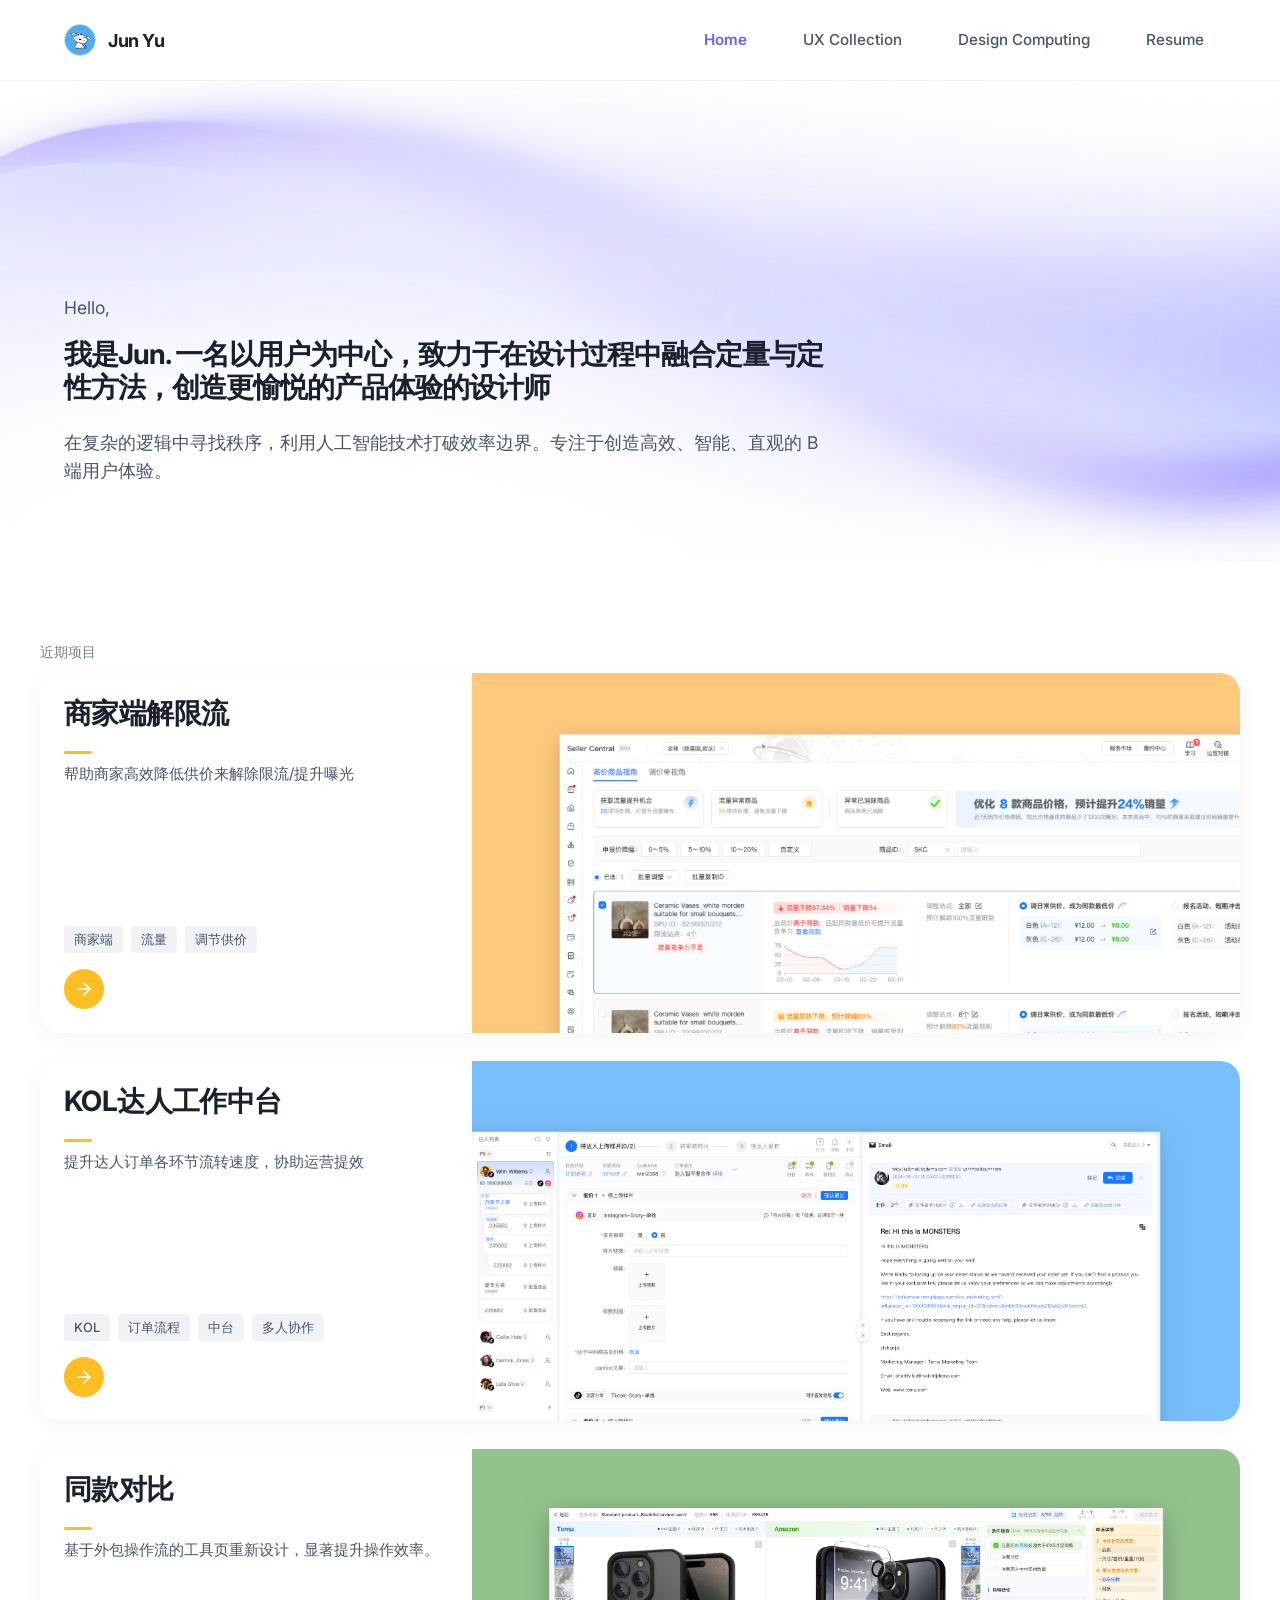
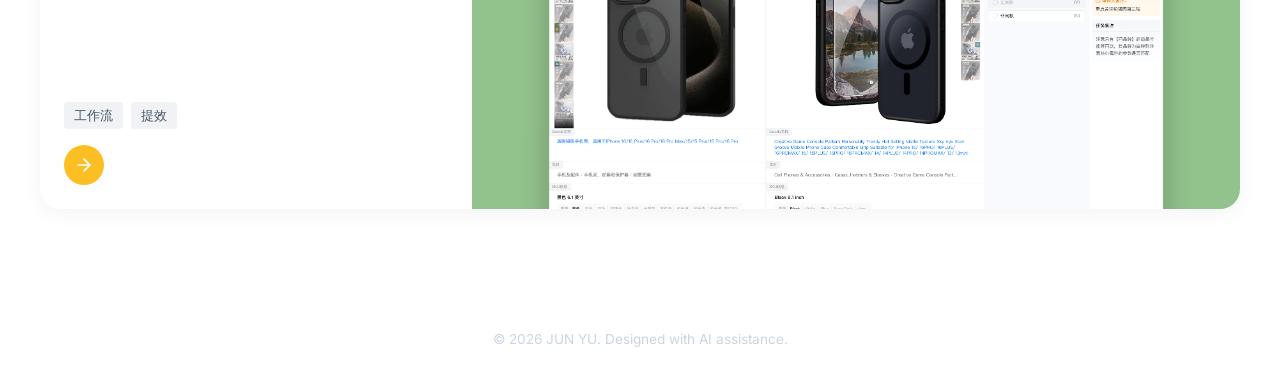
<file: index.html>
<!DOCTYPE html>
<html lang="zh-CN">
<head>
    <meta charset="UTF-8">
    <meta name="viewport" content="width=device-width, initial-scale=1.0">
    <title>JUN YU | AI-Powered UX Designer</title>
    <link rel="icon" href="images/logo-y.png" type="image/png">
    <link rel="stylesheet" href="style.css">
    <link rel="preconnect" href="https://fonts.googleapis.com">
    <link rel="preconnect" href="https://fonts.gstatic.com" crossorigin>
    <link href="https://fonts.googleapis.com/css2?family=Playfair+Display:ital,wght@0,400;0,600;1,400&family=Inter:wght@300;400;500;600&display=swap" rel="stylesheet">
</head>
<body>
    <!-- Navigation -->
    <header class="site-header">
        <div class="header-inner container">
            <a href="index.html" class="brand-group">
                <div class="logo-y">
                    <img src="images/logo-y.png" alt="Y Logo" class="logo-img">
                </div>
                <span class="designer-name">Jun Yu</span>
            </a>
            <nav class="main-nav">
                <a href="index.html" class="nav-link active">Home</a>
                <a href="ux-collection.html" class="nav-link">UX Collection</a>
                <a href="design-computing.html" class="nav-link">Design Computing</a>
                <a href="resume.html" class="nav-link">Resume</a>
            </nav>
        </div>
    </header>

    <main>
        <section class="hero-section hero-banner">
            <div class="container hero-banner-content">
                <div class="hero-text">
                    <p class="greeting">Hello,</p>
                    <h1 class="intro-heading">
                        我是Jun. 一名以用户为中心，致力于在设计过程中融合定量与定性方法，创造更愉悦的产品体验的设计师
                    </h1>
                    <p class="intro-desc">
                        在复杂的逻辑中寻找秩序，利用人工智能技术打破效率边界。专注于创造高效、智能、直观的 B 端用户体验。
                    </p>
                </div>
            </div>
        </section>

        <!-- Works Grid -->
        <section id="works" class="projects container">
            <div class="project-grid">
                <!-- Project 2: 商家端解限流 -->
                <a href="project-merchant-limit.html" class="project-card">
                    <div class="card-image-container">
                        <img src="images/project-cover-2.png" alt="商家端解限流" class="project-cover-img">
                    </div>
                    <div class="card-content">
                        <h3 class="card-title">商家端解限流</h3>
                        <p class="card-desc">帮助商家高效降低供价来解除限流/提升曝光</p>
                        <div class="card-footer">
                            <div class="tags-group" style="display: flex; gap: 8px; flex-wrap: wrap;">
                                <span class="tag">商家端</span>
                                <span class="tag">流量</span>
                                <span class="tag">调节供价</span>
                            </div>
                            <div class="view-project-btn">
                                <svg width="20" height="20" viewBox="0 0 24 24" fill="none" stroke="currentColor" stroke-width="2" stroke-linecap="round" stroke-linejoin="round">
                                    <line x1="5" y1="12" x2="19" y2="12"></line>
                                    <polyline points="12 5 19 12 12 19"></polyline>
                                </svg>
                            </div>
                        </div>
                    </div>
                </a>

                <!-- Project 3: KOL达人工作中台 -->
                <a href="project-kol.html" class="project-card">
                    <div class="card-image-container">
                        <img src="images/project-cover-kol.png" alt="KOL达人工作中台" class="project-cover-img">
                    </div>
                    <div class="card-content">
                        <h3 class="card-title">KOL达人工作中台</h3>
                        <p class="card-desc">提升达人订单各环节流转速度，协助运营提效</p>
                        <div class="card-footer">
                            <div class="tags-group" style="display: flex; gap: 8px; flex-wrap: wrap;">
                                <span class="tag">KOL</span>
                                <span class="tag">订单流程</span>
                                <span class="tag">中台</span>
                                <span class="tag">多人协作</span>
                            </div>
                            <div class="view-project-btn">
                                <svg width="20" height="20" viewBox="0 0 24 24" fill="none" stroke="currentColor" stroke-width="2" stroke-linecap="round" stroke-linejoin="round">
                                    <line x1="5" y1="12" x2="19" y2="12"></line>
                                    <polyline points="12 5 19 12 12 19"></polyline>
                                </svg>
                            </div>
                        </div>
                    </div>
                </a>

                <!-- Project 1: 同款对比 -->
                <a href="project-comparison.html" class="project-card">
                    <div class="card-image-container">
                        <img src="images/project-cover-1.png" alt="同款对比" class="project-cover-img">
                    </div>
                    <div class="card-content">
                        <h3 class="card-title">同款对比</h3>
                        <p class="card-desc">基于外包操作流的工具页重新设计，显著提升操作效率。</p>
                        <div class="card-footer">
                            <div class="tags-group" style="display: flex; gap: 8px; flex-wrap: wrap;">
                                <span class="tag">工作流</span>
                                <span class="tag">提效</span>
                            </div>
                            <div class="view-project-btn">
                                <svg width="20" height="20" viewBox="0 0 24 24" fill="none" stroke="currentColor" stroke-width="2" stroke-linecap="round" stroke-linejoin="round">
                                    <line x1="5" y1="12" x2="19" y2="12"></line>
                                    <polyline points="12 5 19 12 12 19"></polyline>
                                </svg>
                            </div>
                        </div>
                    </div>
                </a>
            </div>
        </section>
    </main>

    <footer class="site-footer container">
        <div class="footer-content">
            <p>&copy; 2026 JUN YU. Designed with AI assistance.</p>
        </div>
    </footer>

    <script src="script.js"></script>
</body>
</html>
</file>
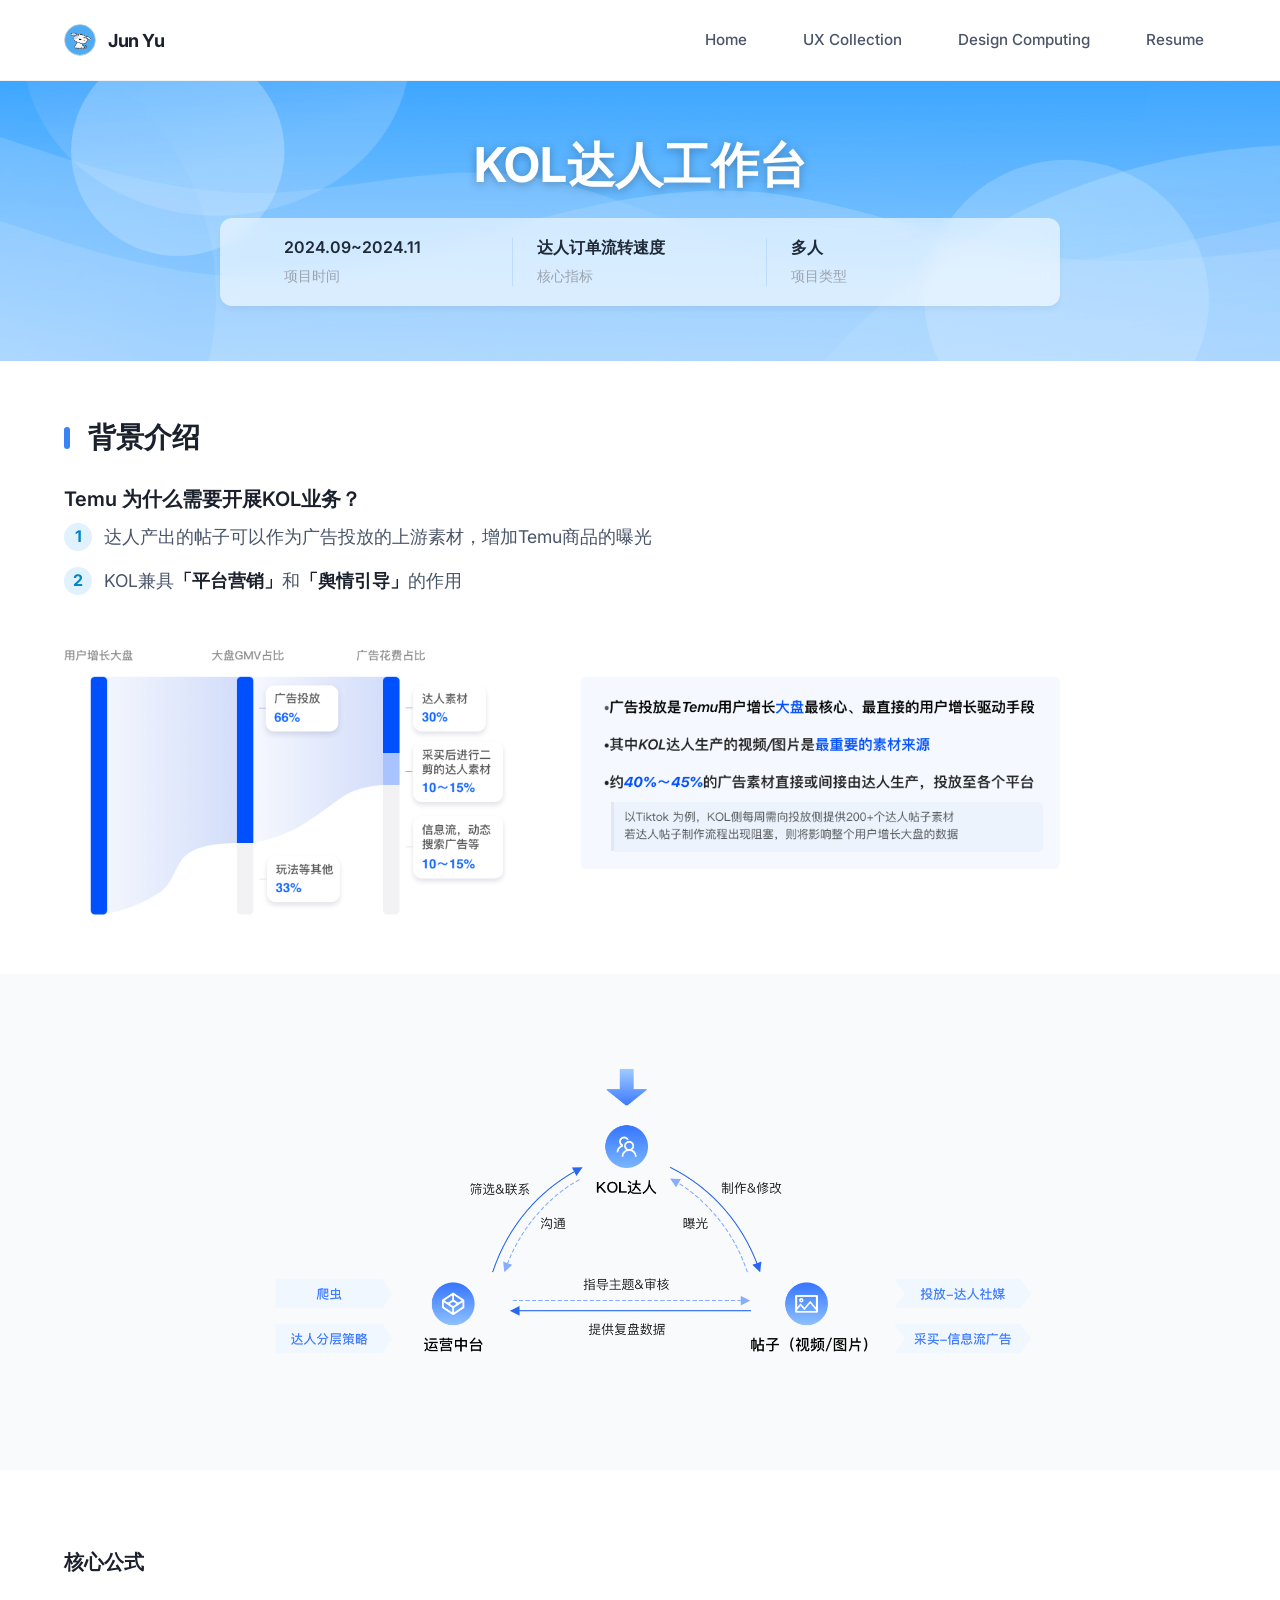
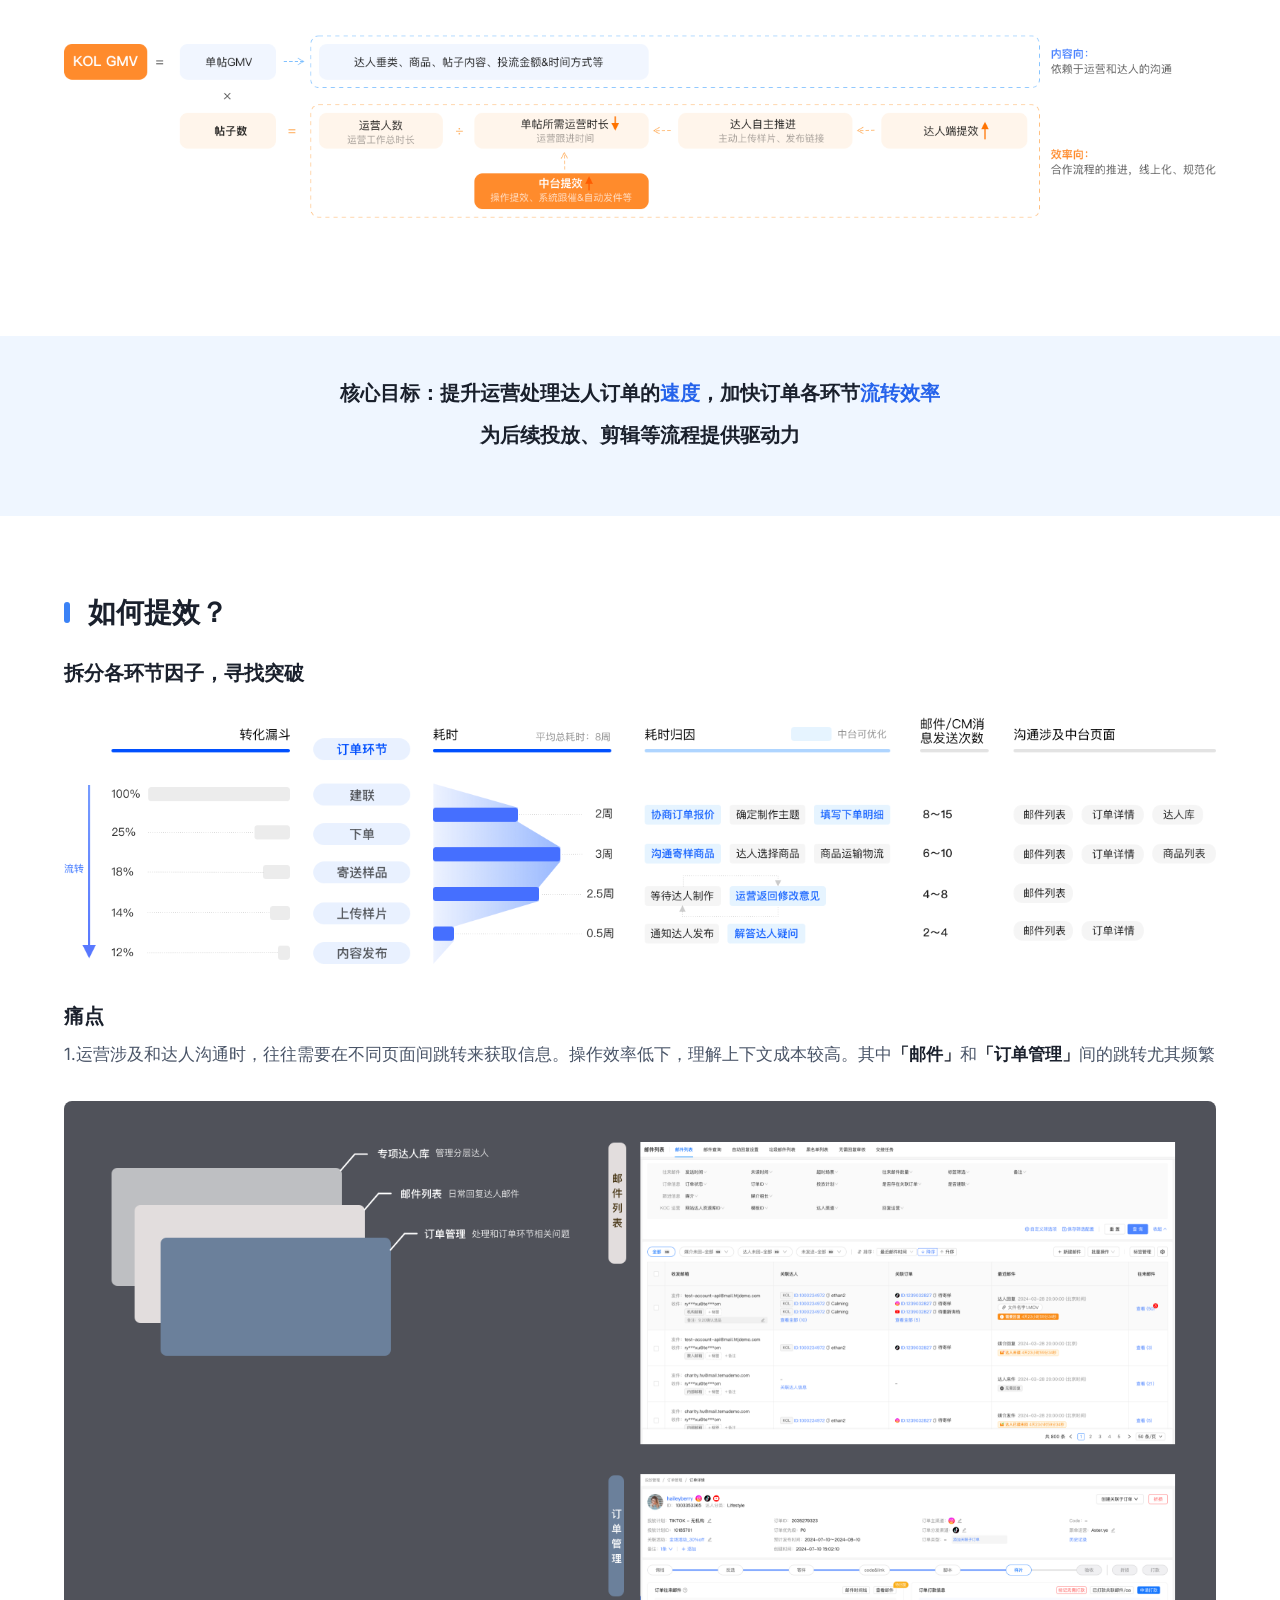
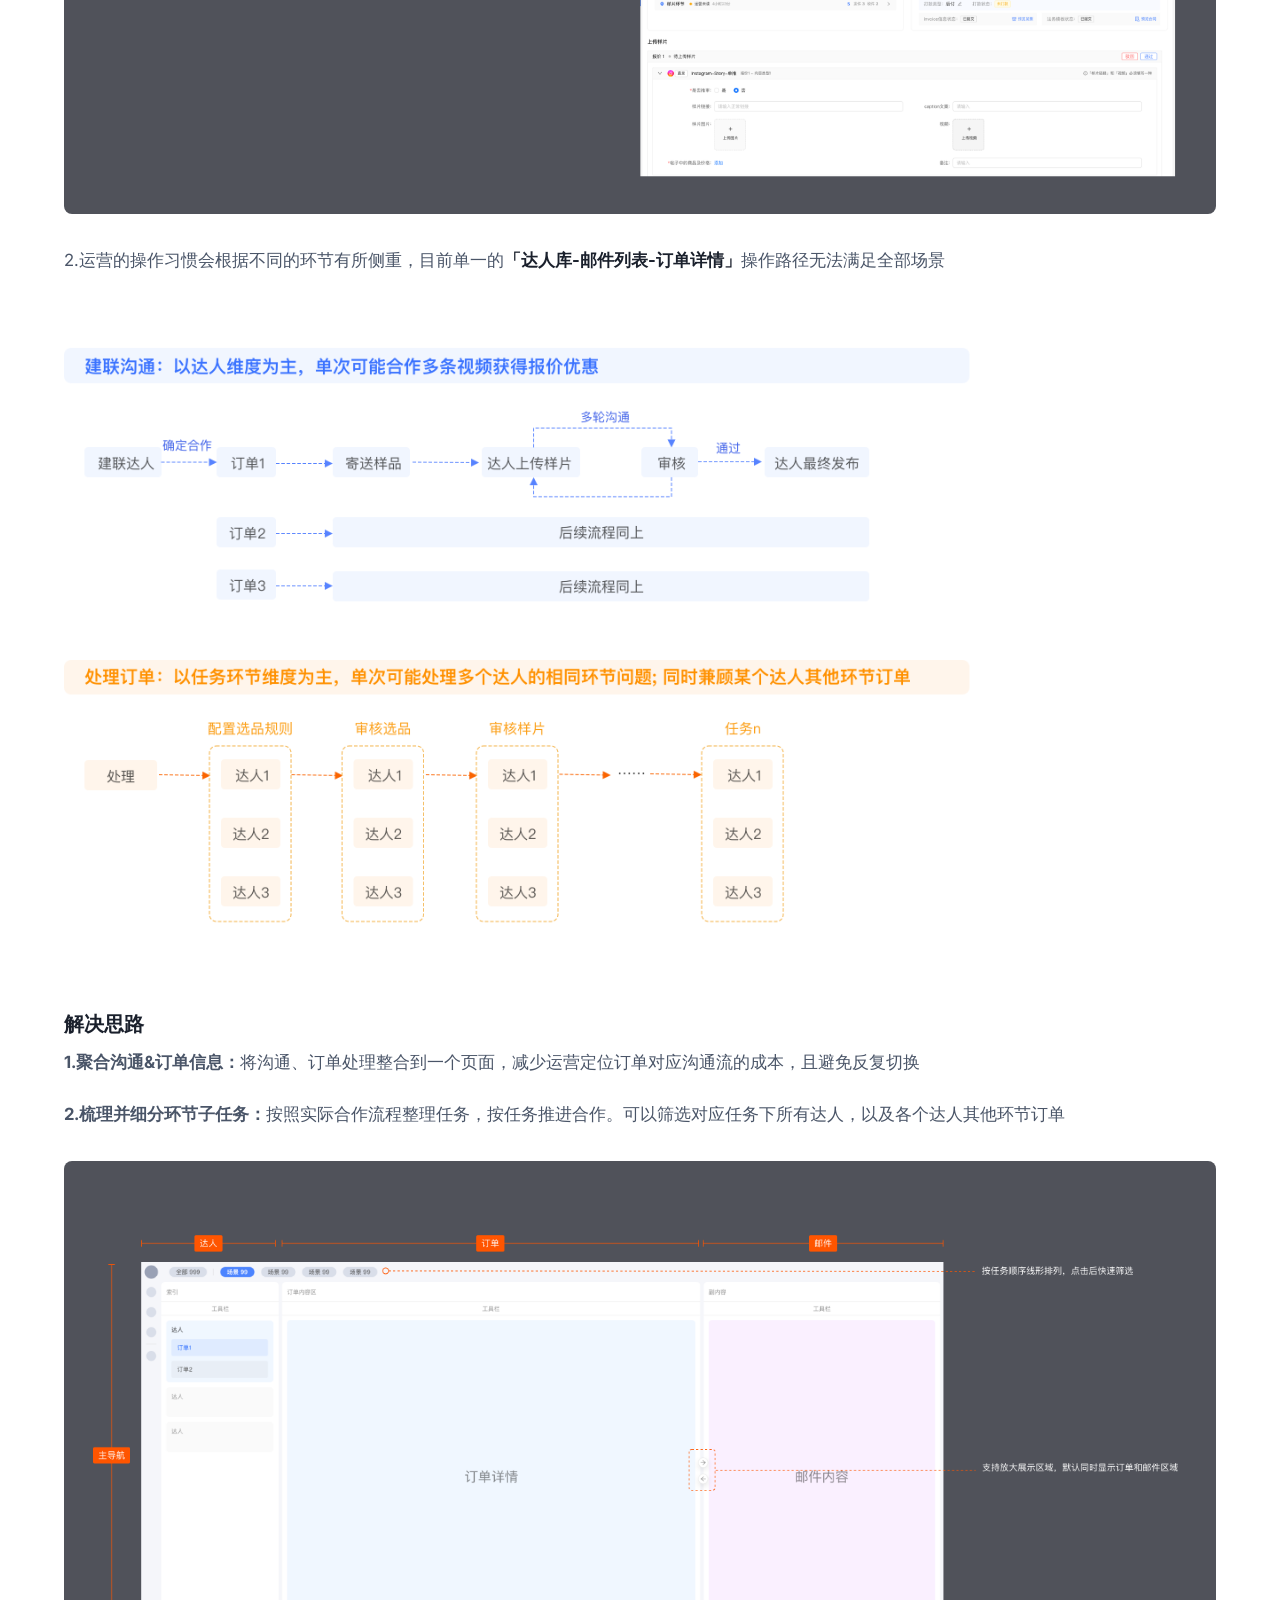
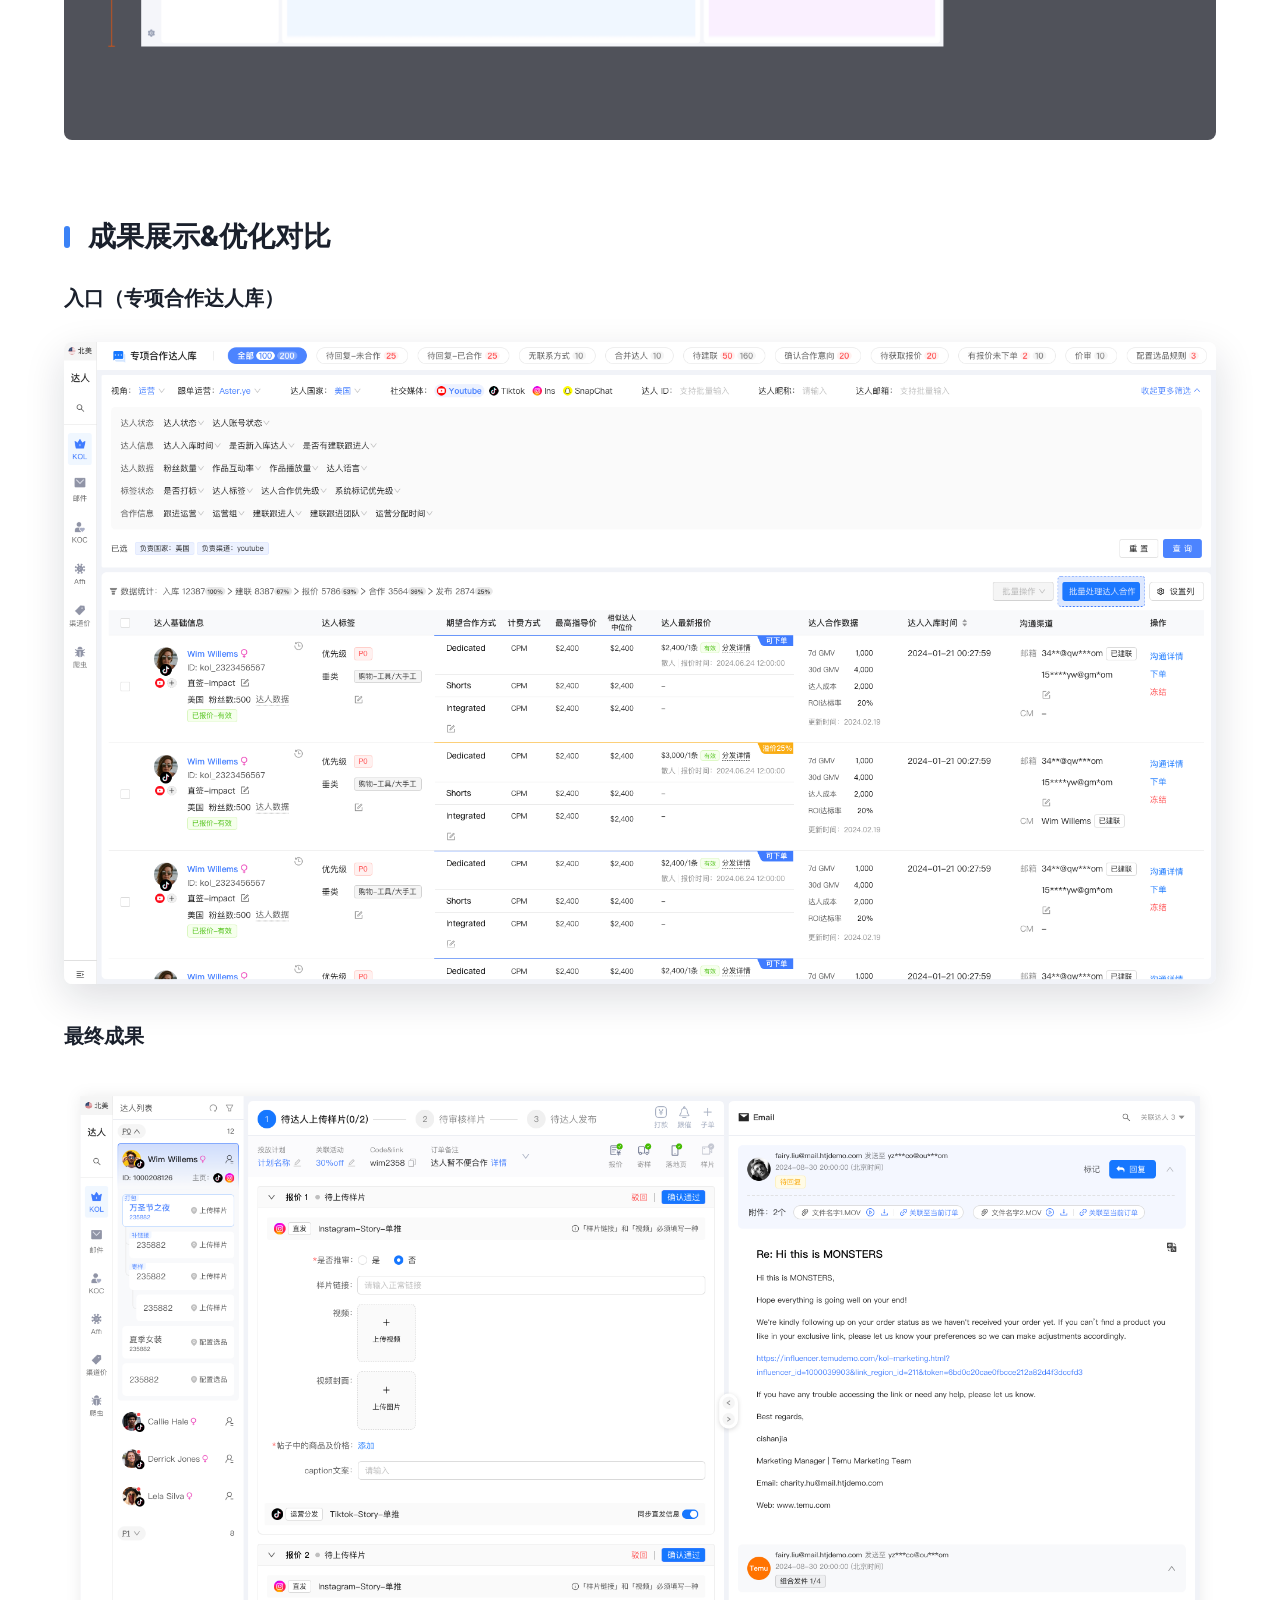
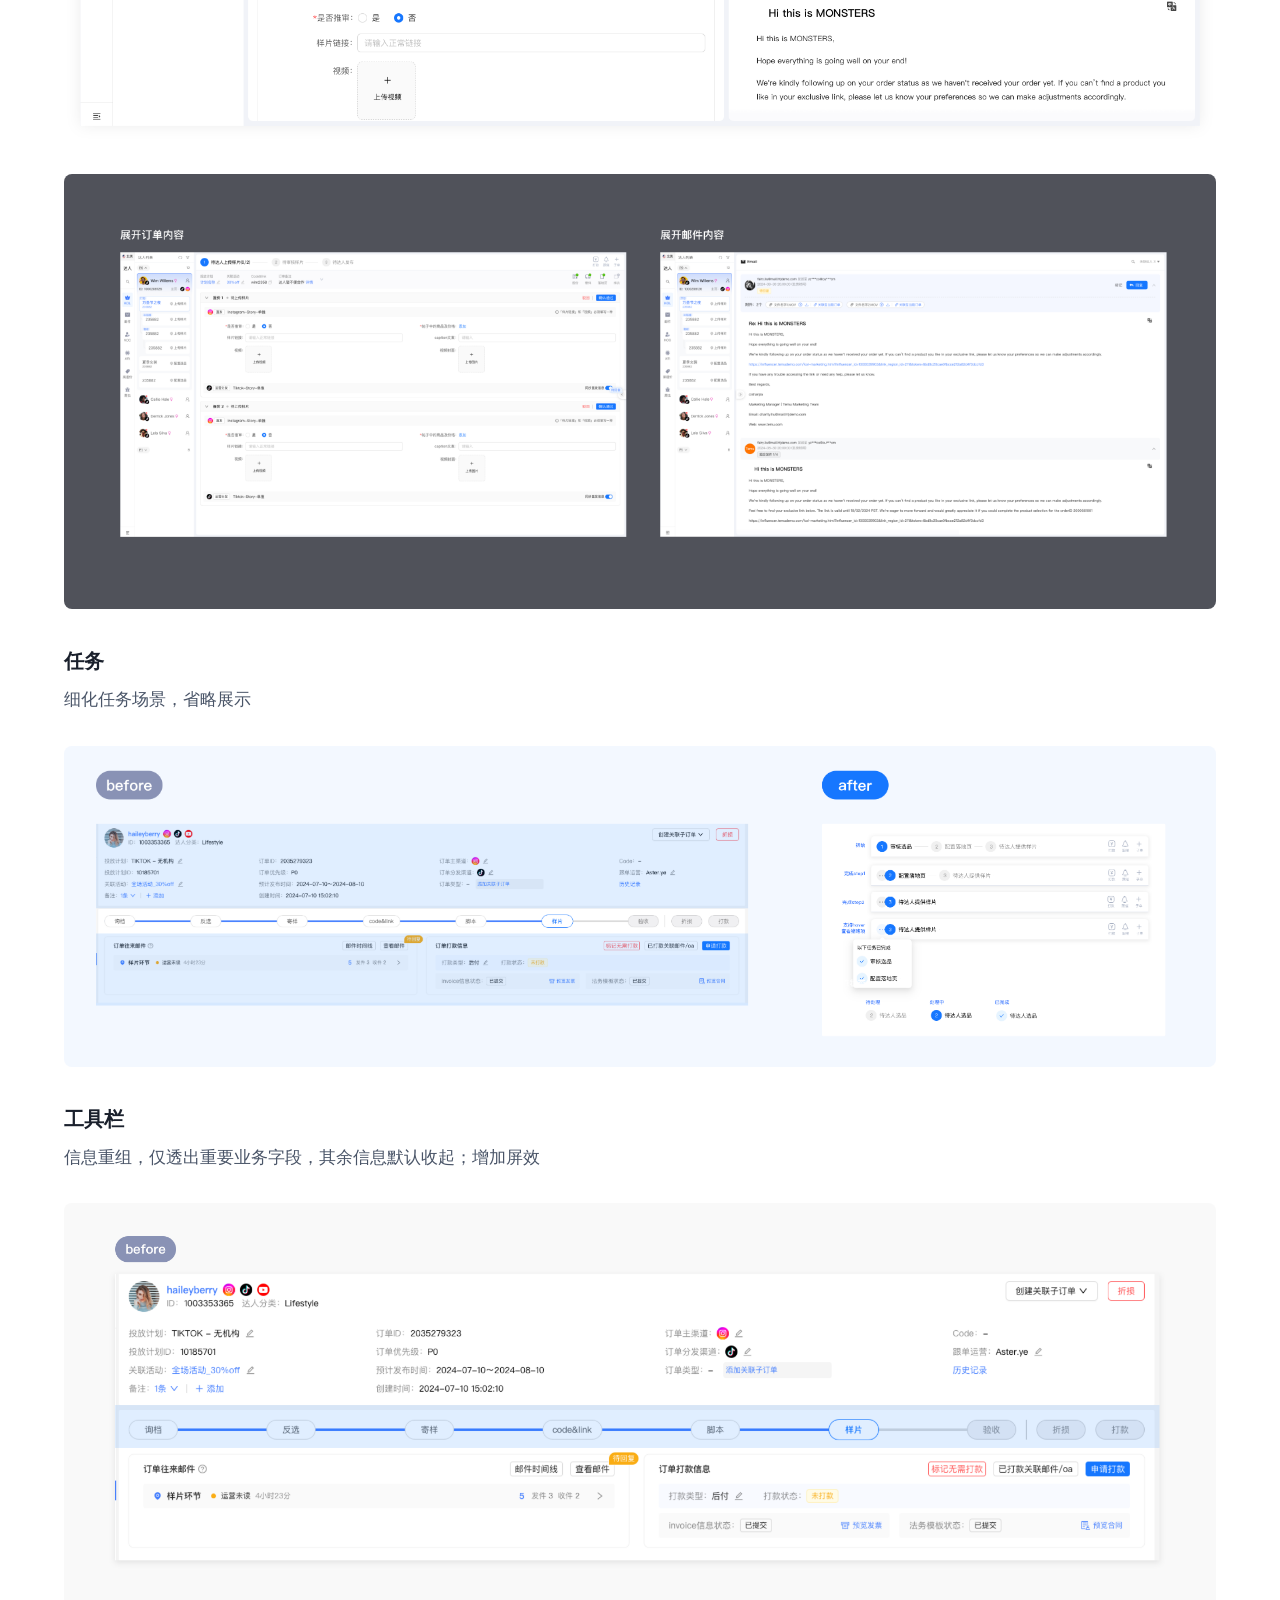
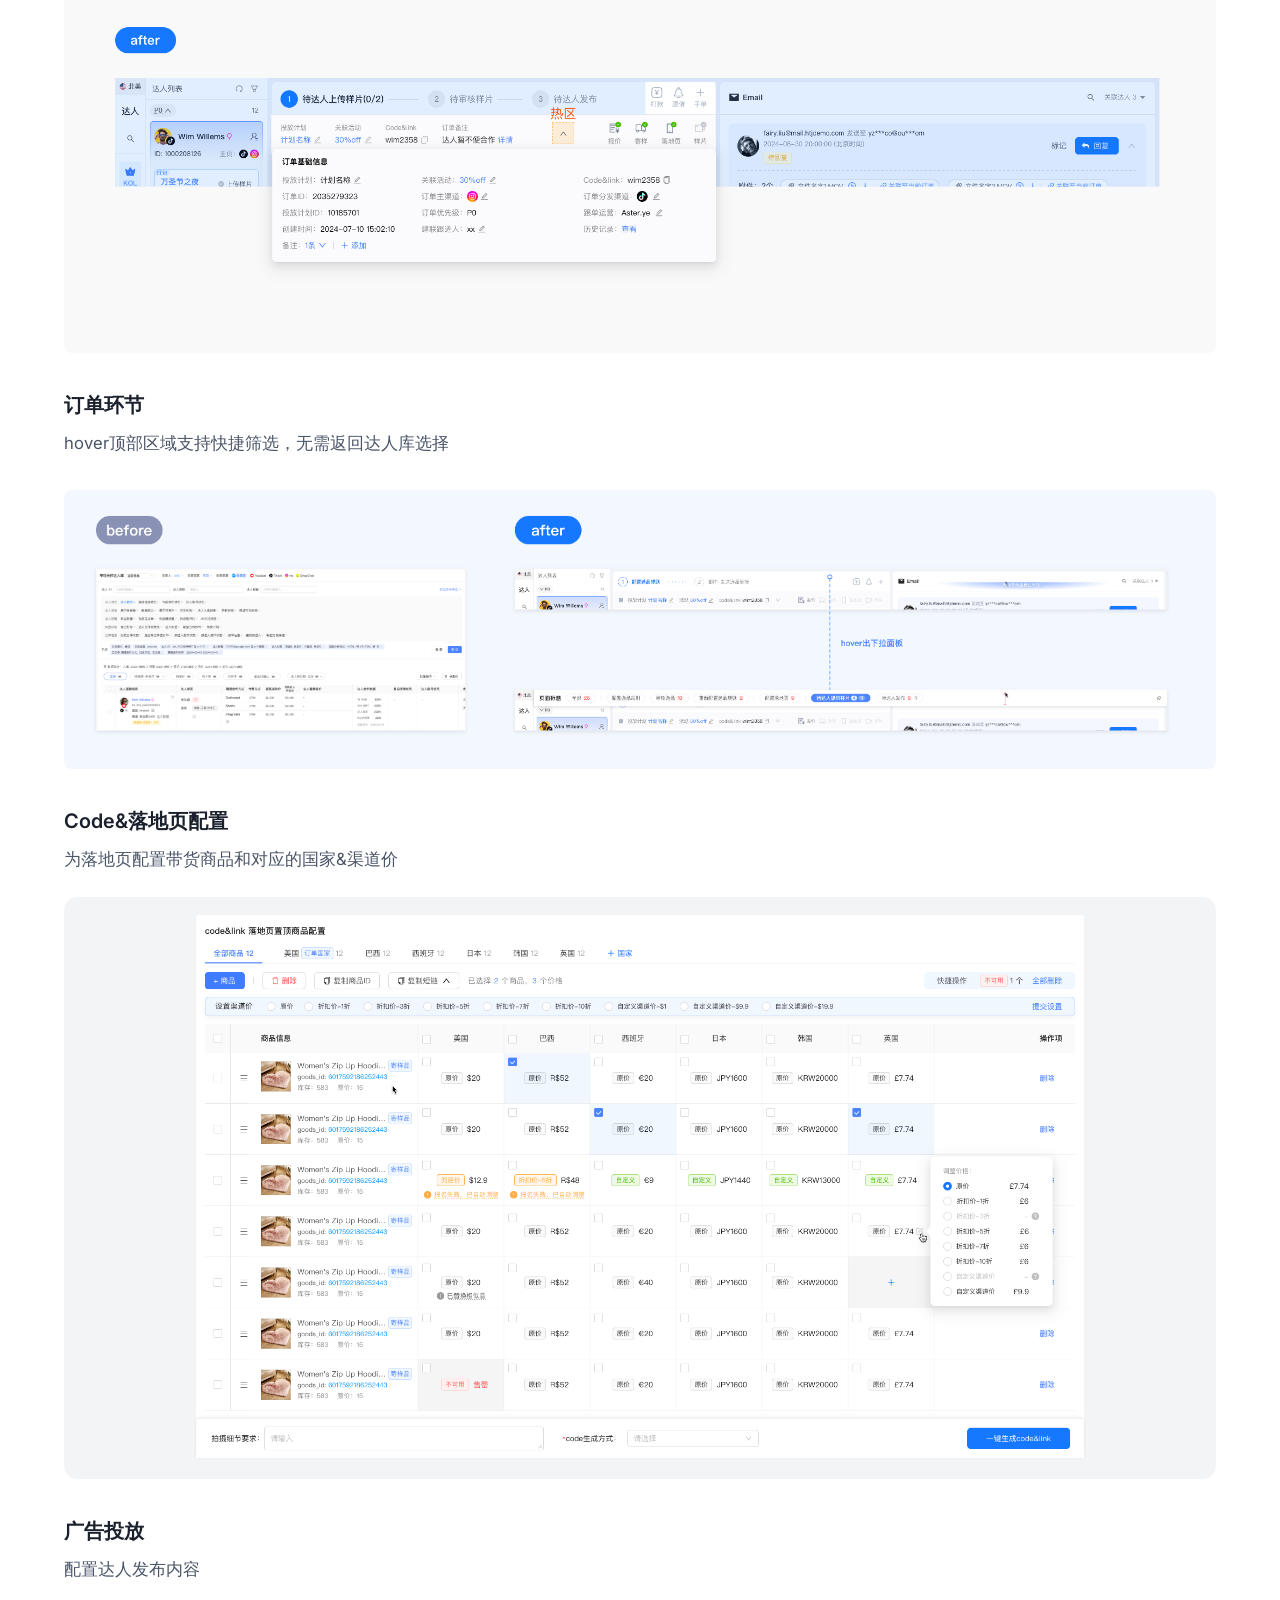
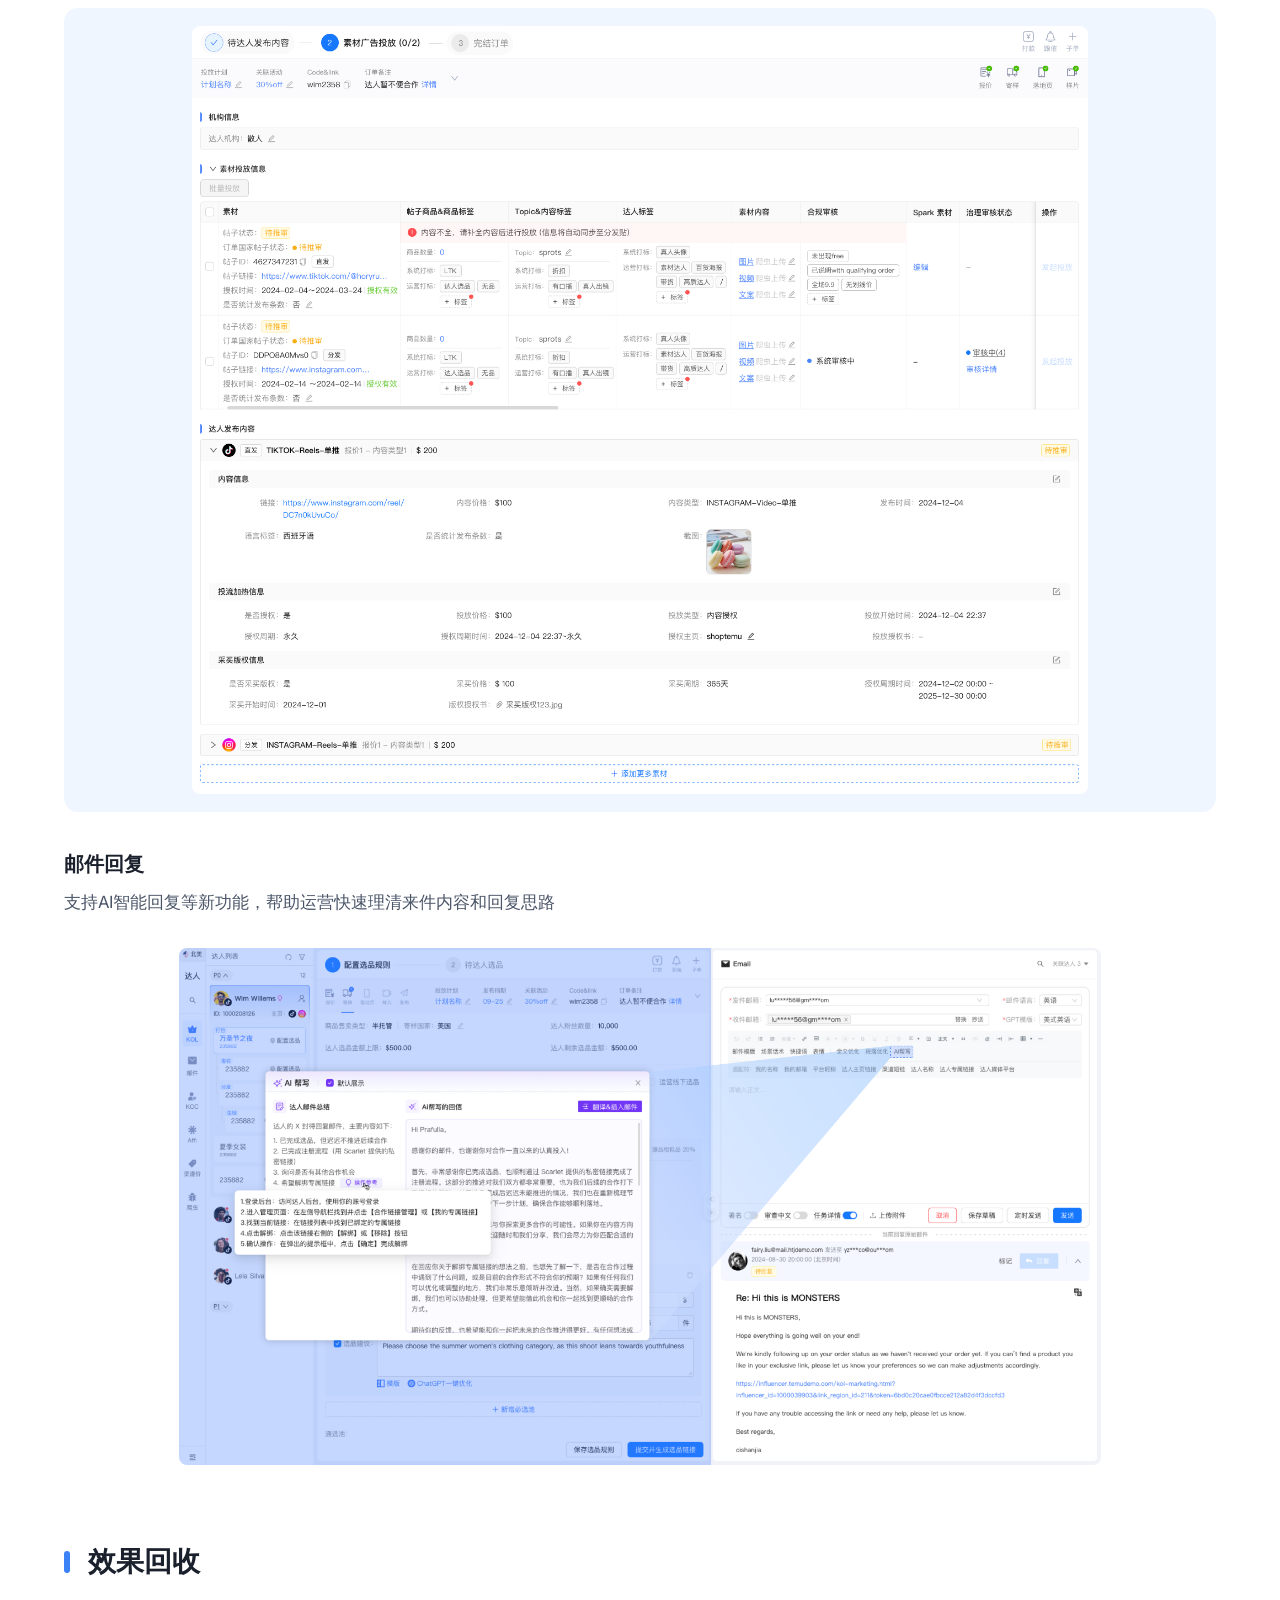
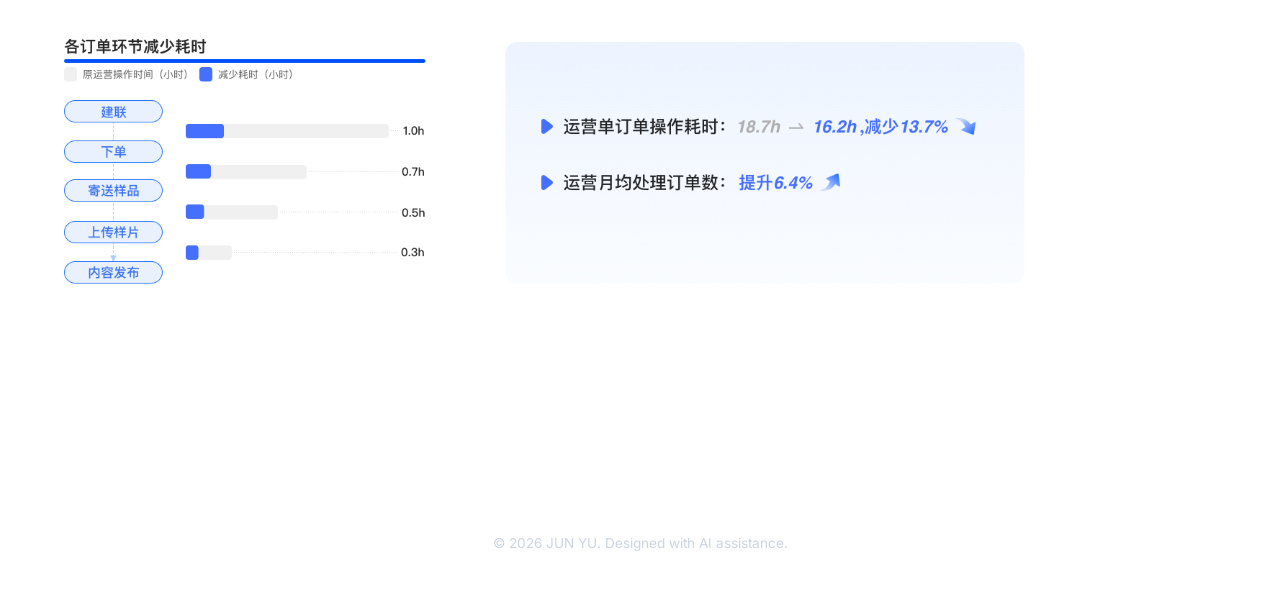
<file: project-kol.html>
<!DOCTYPE html>
<html lang="zh-CN">
<head>
    <meta charset="UTF-8">
    <meta name="viewport" content="width=device-width, initial-scale=1.0">
    <title>KOL达人工作中台 - Project Details</title>
    <link rel="preconnect" href="https://fonts.googleapis.com">
    <link rel="preconnect" href="https://fonts.gstatic.com" crossorigin>
    <link href="https://fonts.googleapis.com/css2?family=Inter:wght@400;500;600;700&display=swap" rel="stylesheet">
    <link rel="stylesheet" href="style.css">
    <link rel="icon" type="image/png" href="images/logo-y.png">
</head>
<body>
    <!-- Navigation -->
    <header class="site-header">
        <div class="header-inner container">
            <a href="index.html" class="brand-group">
                <div class="logo-y">
                    <img src="images/logo-y.png" alt="Y Logo" class="logo-img">
                </div>
                <span class="designer-name">Jun Yu</span>
            </a>
            <nav class="main-nav">
                <a href="index.html" class="nav-link">Home</a>
                <a href="ux-collection.html" class="nav-link">UX Collection</a>
                <a href="design-computing.html" class="nav-link">Design Computing</a>
                <a href="resume.html" class="nav-link">Resume</a>
            </nav>
        </div>
    </header>

    <main class="detail-main">
        <!-- Title Banner -->
        <section class="project-title-banner kol-banner" style="--kol-banner-cover: url('images/KOL-cover.png');">
            <div class="flow-background">
                <svg width="100%" height="100%" viewBox="0 0 1440 320" preserveAspectRatio="none">
                    
                    <!-- Blue Waves Background -->
                    <path fill="rgba(219, 234, 254, 0.4)" d="M0,160L48,176C96,192,192,224,288,224C384,224,480,192,576,165.3C672,139,768,117,864,128C960,139,1056,181,1152,197.3C1248,213,1344,203,1392,197.3L1440,192L1440,320L1392,320C1344,320,1248,320,1152,320C1056,320,960,320,864,320C768,320,672,320,576,320C480,320,384,320,288,320C192,320,96,320,48,320L0,320Z"></path>
                    <path fill="rgba(191, 219, 254, 0.4)" d="M0,64L48,80C96,96,192,128,288,128C384,128,480,96,576,106.7C672,117,768,171,864,197.3C960,224,1056,224,1152,213.3C1248,203,1344,181,1392,170.7L1440,160L1440,320L1392,320C1344,320,1248,320,1152,320C1056,320,960,320,864,320C768,320,672,320,576,320C480,320,384,320,288,320C192,320,96,320,48,320L0,320Z"></path>
                    
                    <!-- Floating elements (Light Blue) -->
                    <circle cx="200" cy="80" r="120" fill="rgba(255,255,255,0.4)"/>
                    <circle cx="1200" cy="250" r="160" fill="rgba(255,255,255,0.3)"/>
                </svg>
            </div>
            
            <div class="container" style="position: relative; z-index: 2;">
                <h1 class="page-title">KOL达人工作台</h1>
                
                <div class="banner-info-card">
                    <div class="info-card-item">
                        <span class="info-value" style="font-size: 1rem;">2024.09~2024.11</span>
                        <span class="info-label">项目时间</span>
                    </div>
                    <div class="info-card-item">
                        <span class="info-value" style="font-size: 1rem;">达人订单流转速度</span>
                        <span class="info-label">核心指标</span>
                    </div>
                    <div class="info-card-item">
                        <span class="info-value" style="font-size: 1rem;">多人</span>
                        <span class="info-label">项目类型</span>
                    </div>
                </div>
            </div>
        </section>

        <!-- Part 1: Background Intro -->
        <section class="detail-section container">
            <h2 class="section-title kol-section-title">背景介绍</h2>
            
            <div class="content-block">
                <h3 class="subsection-title">Temu 为什么需要开展KOL业务？</h3>
                <div class="list-item-row">
                    <span class="number-badge-blue">1</span>
                    <span class="list-text">达人产出的帖子可以作为广告投放的上游素材，增加Temu商品的曝光</span>
                </div>
                <div class="list-item-row">
                    <span class="number-badge-blue">2</span>
                    <span class="list-text">KOL兼具<span class="highlight-bracket">「平台营销」</span>和<span class="highlight-bracket">「舆情引导」</span>的作用</span>
                </div>
                <img src="images/kol-intro-role.png" alt="业务背景示意图" class="content-img">
            </div>
        </section>

        <!-- Full Width Strip for Image 1 -->
        <div class="full-width-strip bg-light-gray" style="margin-top: -50px; padding-top: 40px;">
            <div class="container">
                <!-- 建议图片尺寸: 宽度800px以上 -->
                <img src="images/kol-background-intro.png" alt="背景介绍示意图" class="content-img width-80-left">
            </div>
        </div>

        <section class="detail-section container" style="margin-top: 80px;">
            <div class="content-block mt-loose">
                <h3 class="subsection-title">核心公式</h3>
                <img src="images/kol-background-formula.png" alt="核心公式示意图" class="content-img">
            </div>
        </section>

        <!-- Blue Banner -->
        <div class="full-width-strip" style="background-color: #eff6ff; margin-top: 40px; margin-bottom: 80px;">
            <div class="container" style="text-align: center;">
                <p class="body-text" style="font-size: 1.25rem; font-weight: 700; margin-bottom: 0; color: #1a202c;">
                    核心目标：提升运营处理达人订单的<span style="color: #2563eb;">速度</span>，加快订单各环节<span style="color: #2563eb;">流转效率</span>
                </p>
                <p class="body-text" style="font-size: 1.25rem; font-weight: 700; margin-top: 8px; color: #1a202c;">
                    为后续投放、剪辑等流程提供驱动力
                </p>
            </div>
        </div>

        <!-- Part 2: Operation Perspective -->
        <section class="detail-section container">
            <h2 class="section-title kol-section-title">如何提效？</h2>
            
            <div class="content-block">
                <h3 class="subsection-title">拆分各环节因子，寻找突破</h3>
                <img src="images/kol-ops-breakdown.png" alt="拆分环节示意图" class="content-img">
            </div>

            <div class="content-block mt-loose">
                <h3 class="subsection-title">痛点</h3>
                <p class="body-text">1.运营涉及和达人沟通时，往往需要在不同页面间跳转来获取信息。操作效率低下，理解上下文成本较高。其中<span class="highlight-bracket">「邮件」</span>和<span class="highlight-bracket">「订单管理」</span>间的跳转尤其频繁</p>
                <img src="images/kol-ops-painpoints.png" alt="痛点分析示意图" class="content-img">
                
                <p class="body-text" style="margin-top: 32px;">2.运营的操作习惯会根据不同的环节有所侧重，目前单一的<span class="highlight-bracket">「达人库-邮件列表-订单详情」</span>操作路径无法满足全部场景</p>
                <img src="images/kol-background-process.png" alt="操作路径示意图" class="content-img">
            </div>

            <div class="content-block mt-loose">
                <h3 class="subsection-title">解决思路</h3>
                <p class="body-text"><strong>1.聚合沟通&订单信息：</strong>将沟通、订单处理整合到一个页面，减少运营定位订单对应沟通流的成本，且避免反复切换</p>
                <p class="body-text" style="margin-top: 16px;"><strong>2.梳理并细分环节子任务：</strong>按照实际合作流程整理任务，按任务推进合作。可以筛选对应任务下所有达人，以及各个达人其他环节订单</p>
                <img src="images/kol-ops-solution.png" alt="解决思路示意图" class="content-img">
            </div>
        </section>

        <!-- Part 3: Outcome & Comparison -->
        <section class="detail-section container">
            <h2 class="section-title kol-section-title">成果展示&优化对比</h2>
            
            <div class="content-block">
                <h3 class="subsection-title">入口（专项合作达人库）</h3>
                <img src="images/KOL-entrancer.png" alt="入口（专项合作达人库）" class="content-img with-shadow">
            </div>

            <div class="content-block">
                <h3 class="subsection-title">最终成果</h3>
                <img src="images/kol-outcome-final-1.png" alt="最终成果展示1" class="content-img">
                <img src="images/kol-outcome-final-2.png" alt="最终成果展示2" class="content-img">
            </div>

            <div class="content-block mt-loose">
                <h3 class="subsection-title">任务</h3>
                <p class="body-text">细化任务场景，省略展示</p>
                <img src="images/kol-outcome-task.png" alt="任务模块展示" class="content-img">
            </div>

            <div class="content-block mt-loose">
                <h3 class="subsection-title">工具栏</h3>
                <p class="body-text">信息重组，仅透出重要业务字段，其余信息默认收起；增加屏效</p>
                <img src="images/kol-outcome-toolbar.png" alt="工具栏展示" class="content-img">
            </div>

            <div class="content-block mt-loose">
                <h3 class="subsection-title">订单环节</h3>
                <p class="body-text">hover顶部区域支持快捷筛选，无需返回达人库选择</p>
                <img src="images/kol-outcome-order.png" alt="订单环节展示" class="content-img">
            </div>

            <div class="content-block mt-loose">
                <h3 class="subsection-title">Code&落地页配置</h3>
                <p class="body-text">为落地页配置带货商品和对应的国家&渠道价</p>
                <div class="kol-media-card kol-media-card--gray">
                    <img src="images/kol-landing-config.png" alt="落地页配置占位图" class="content-img width-80-left">
                </div>
            </div>

            <div class="content-block mt-loose">
                <h3 class="subsection-title">广告投放</h3>
                <p class="body-text">配置达人发布内容</p>
                <div class="kol-media-card kol-media-card--blue">
                    <img src="images/kol-ad-campaign.png" alt="广告投放占位图" class="content-img width-80-left">
                </div>
            </div>

            <div class="content-block mt-loose">
                <h3 class="subsection-title">邮件回复</h3>
                <p class="body-text">支持AI智能回复等新功能，帮助运营快速理清来件内容和回复思路</p>
                <img src="images/kol-email-reply.png" alt="邮件回复占位图" class="content-img width-80-left">
            </div>
        </section>
        <section class="detail-section container">
            <h2 class="section-title kol-section-title">效果回收</h2>
            <div class="content-block">
                <img src="images/kol-result-outcome.png" alt="效果回收示意图" class="content-img">
            </div>
        </section>
    </main>

    <footer class="site-footer container">
        <div class="footer-content">
            <p>&copy; 2026 JUN YU. Designed with AI assistance.</p>
        </div>
    </footer>

    <!-- Lightbox -->
    <div id="lightbox" class="lightbox">
        <span class="lightbox-close">&times;</span>
        <img class="lightbox-img" id="lightbox-img">
    </div>

    <script src="script.js"></script>
</body>
</html>
</file>
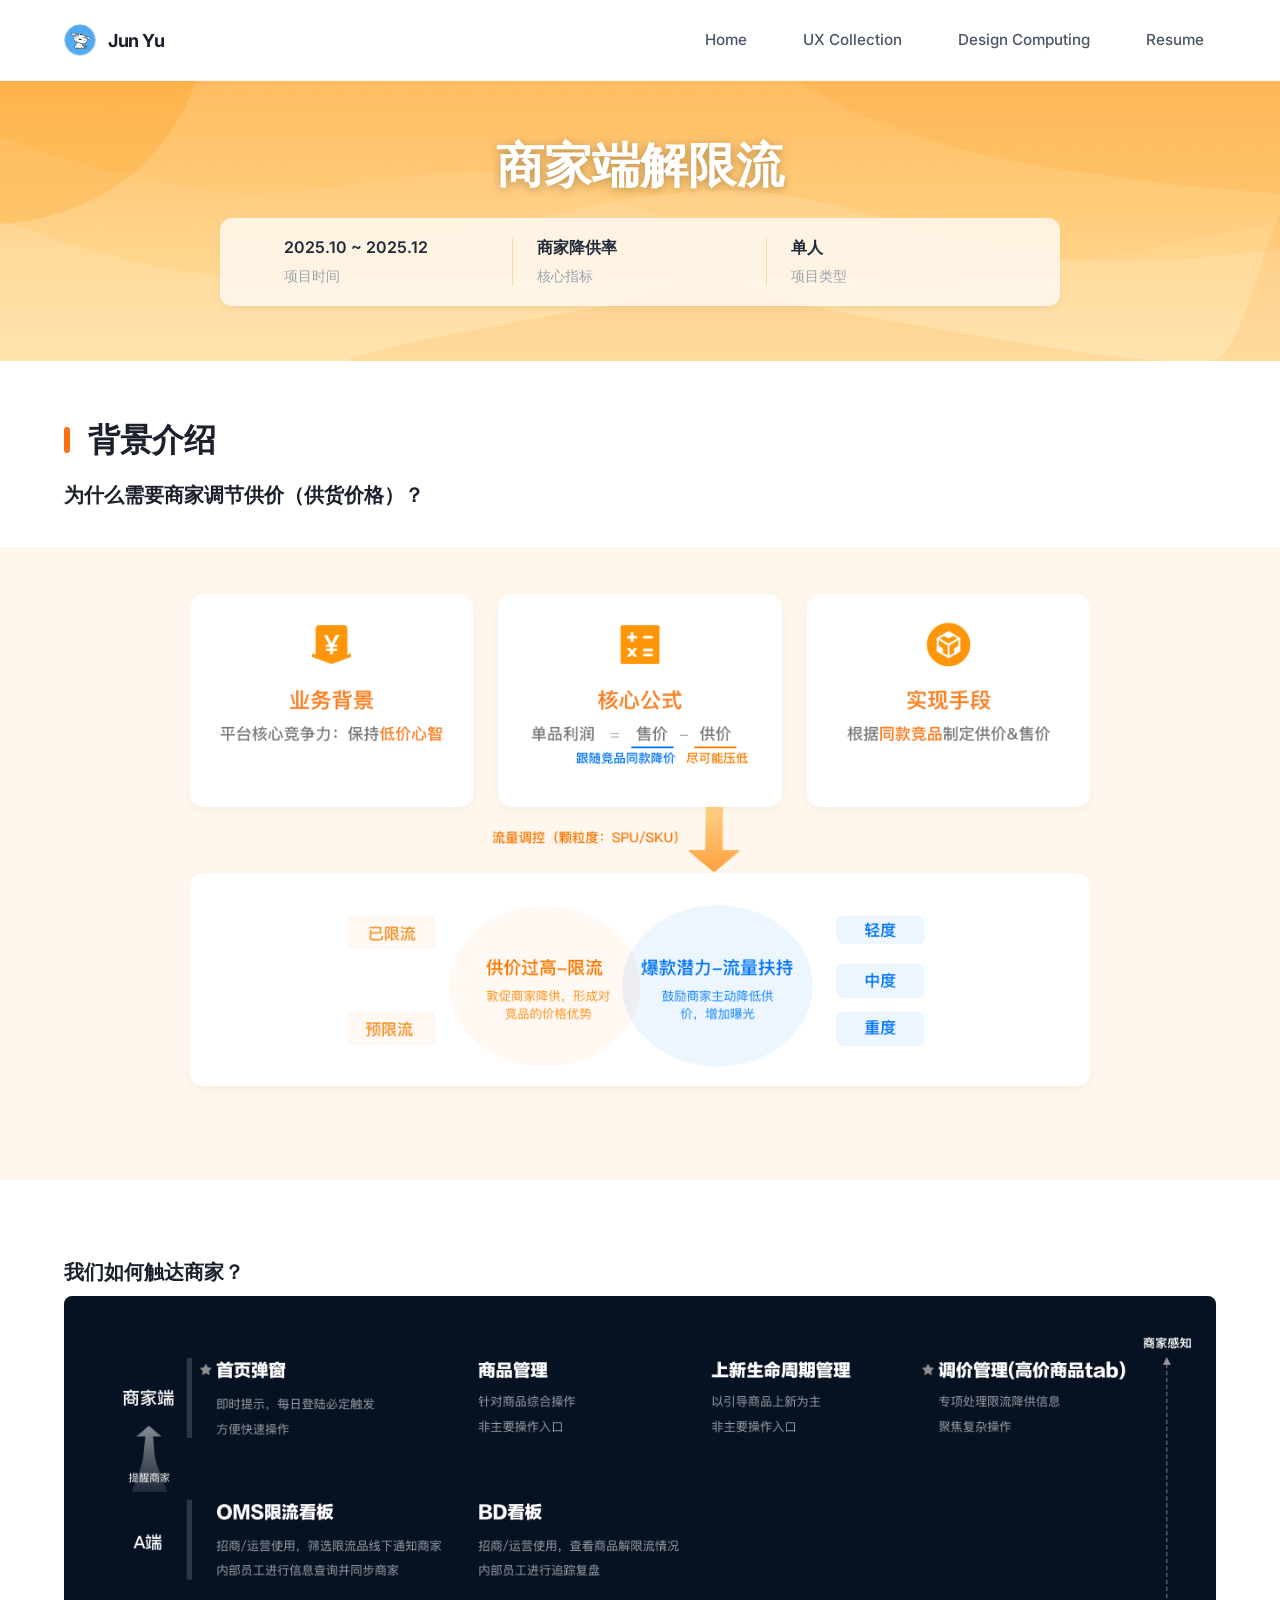
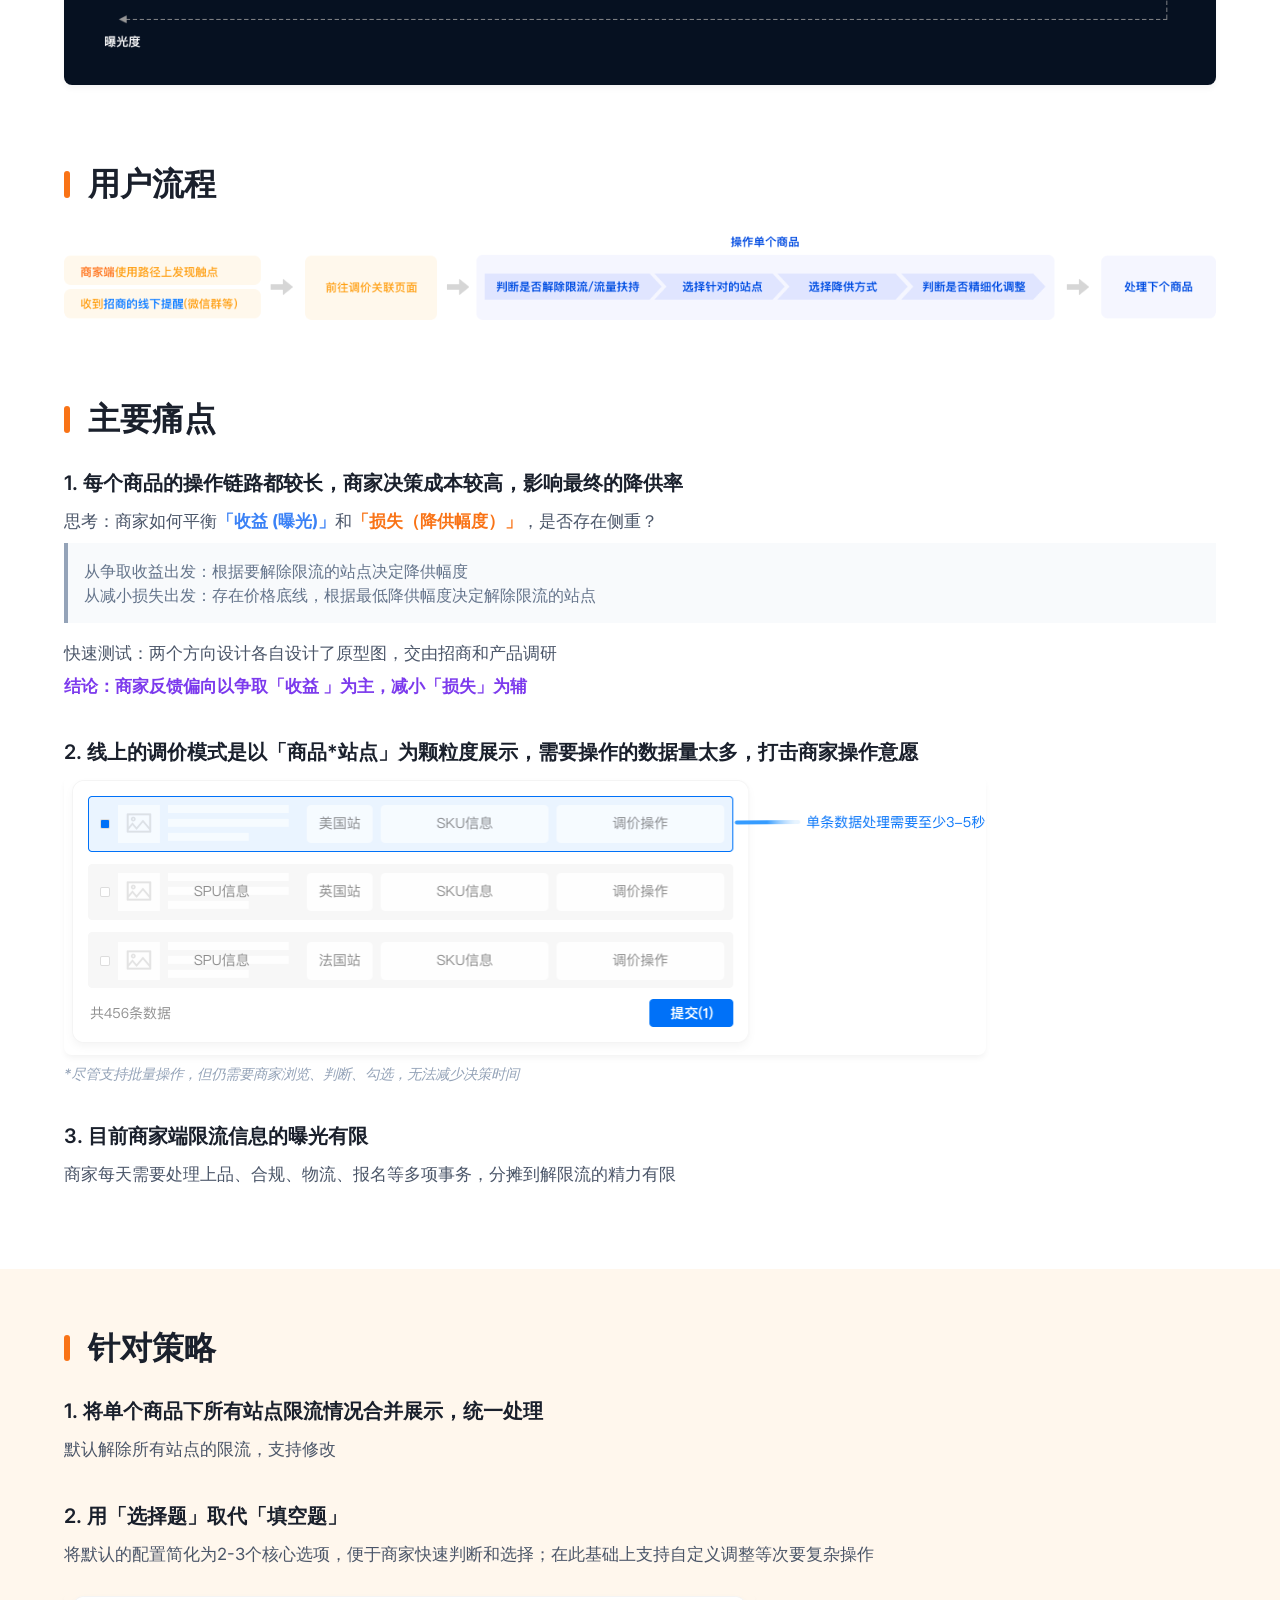
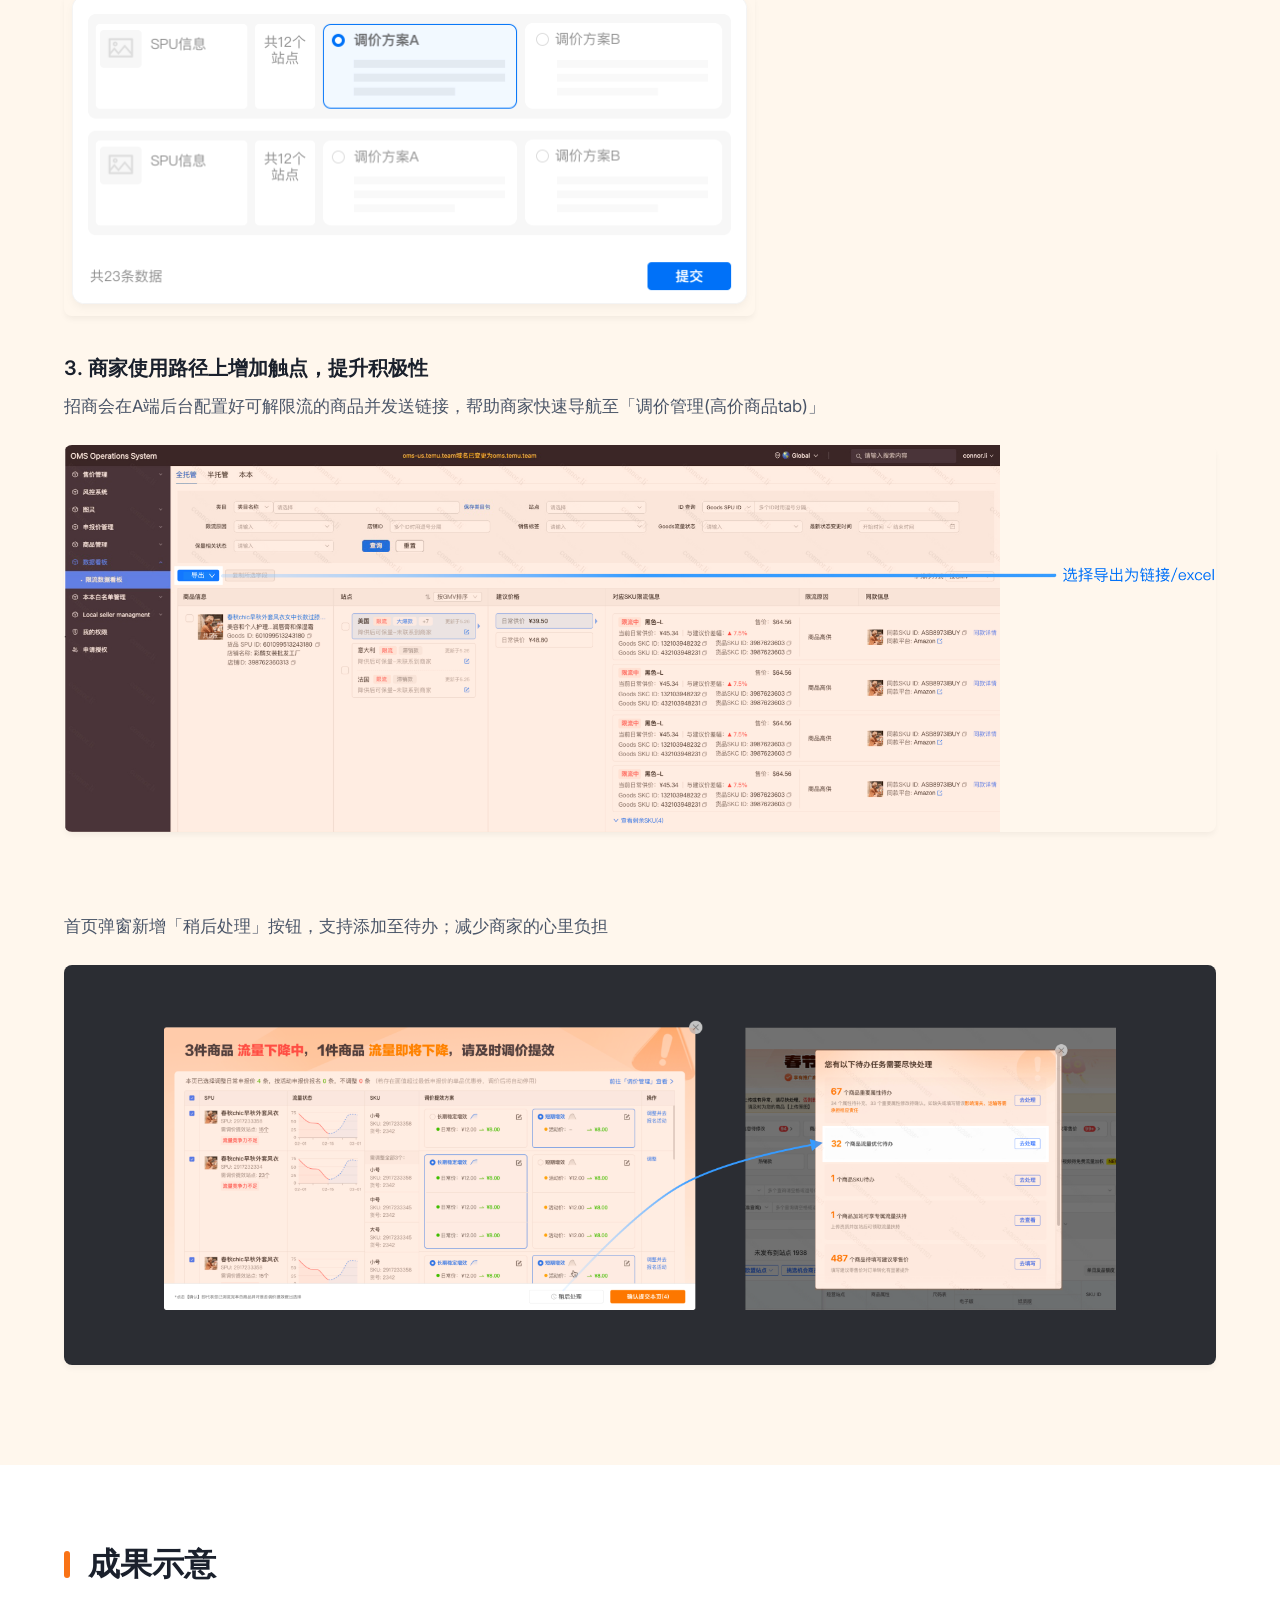
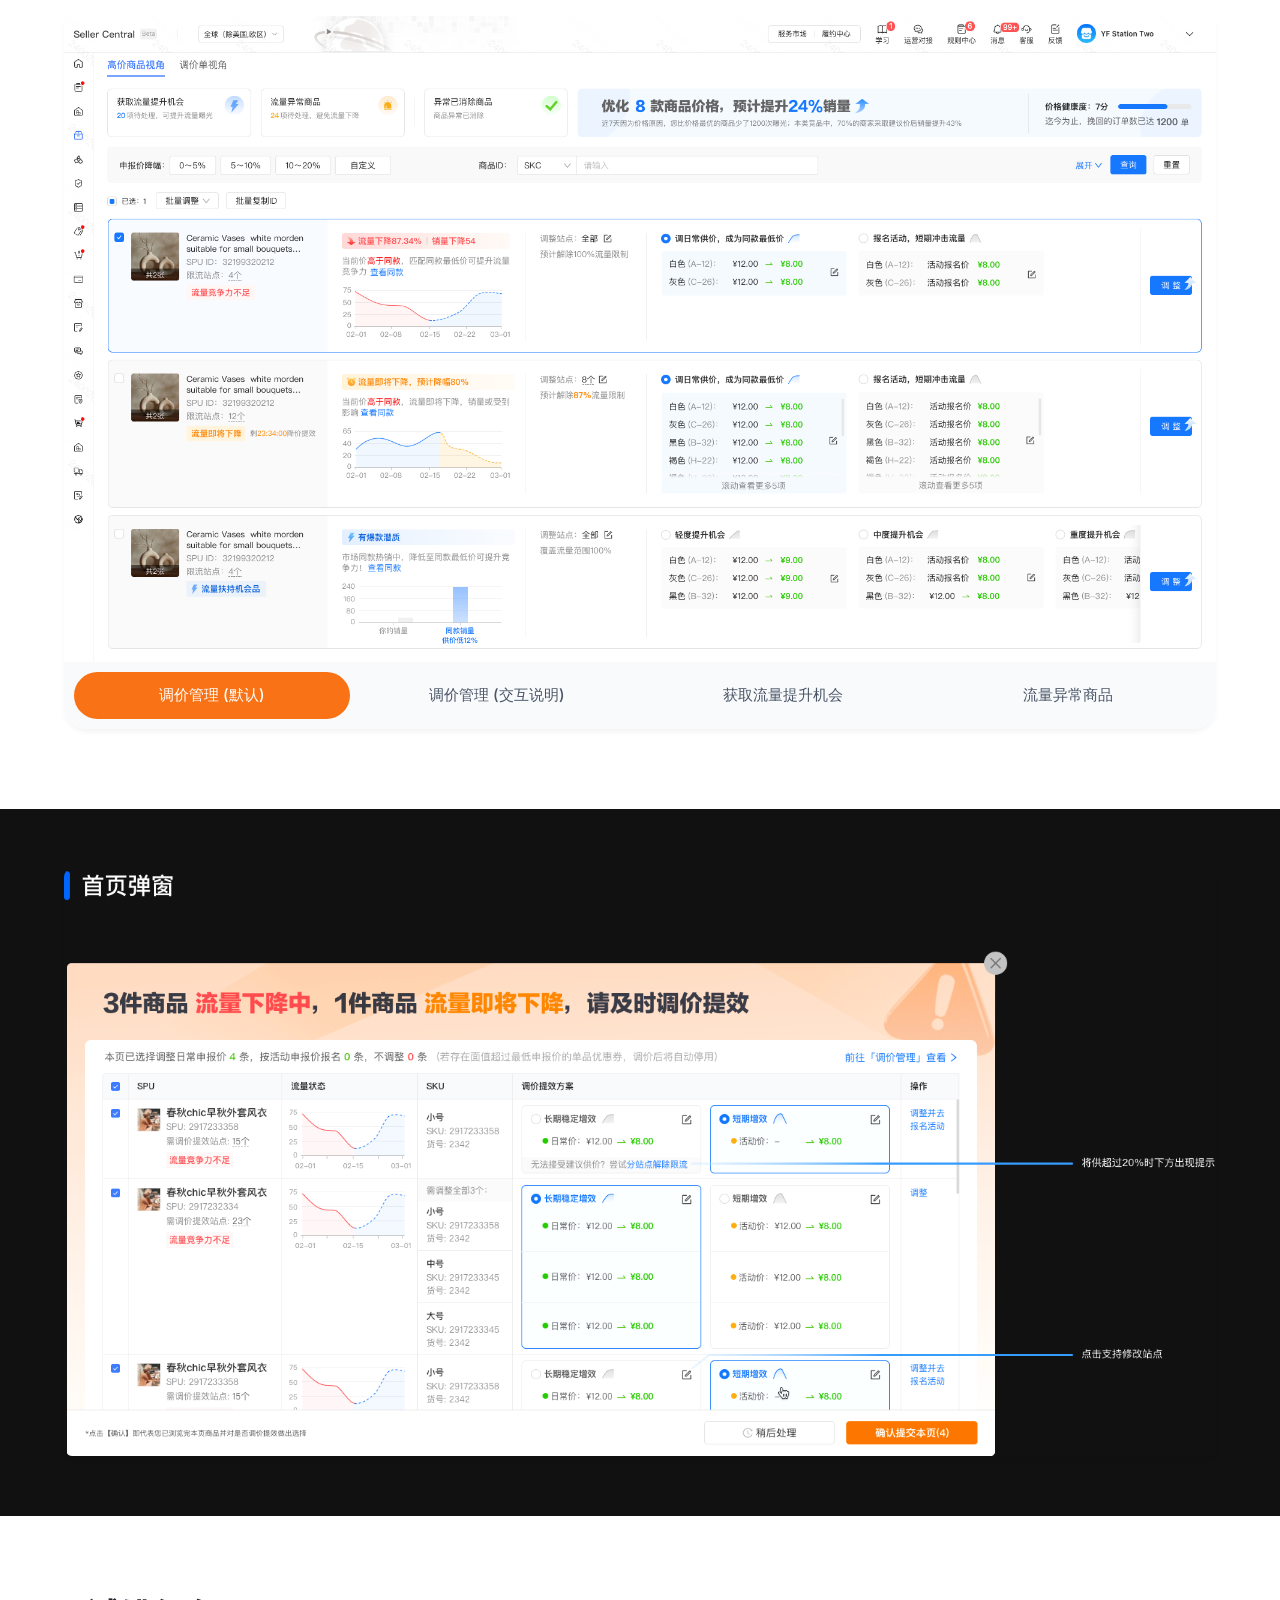
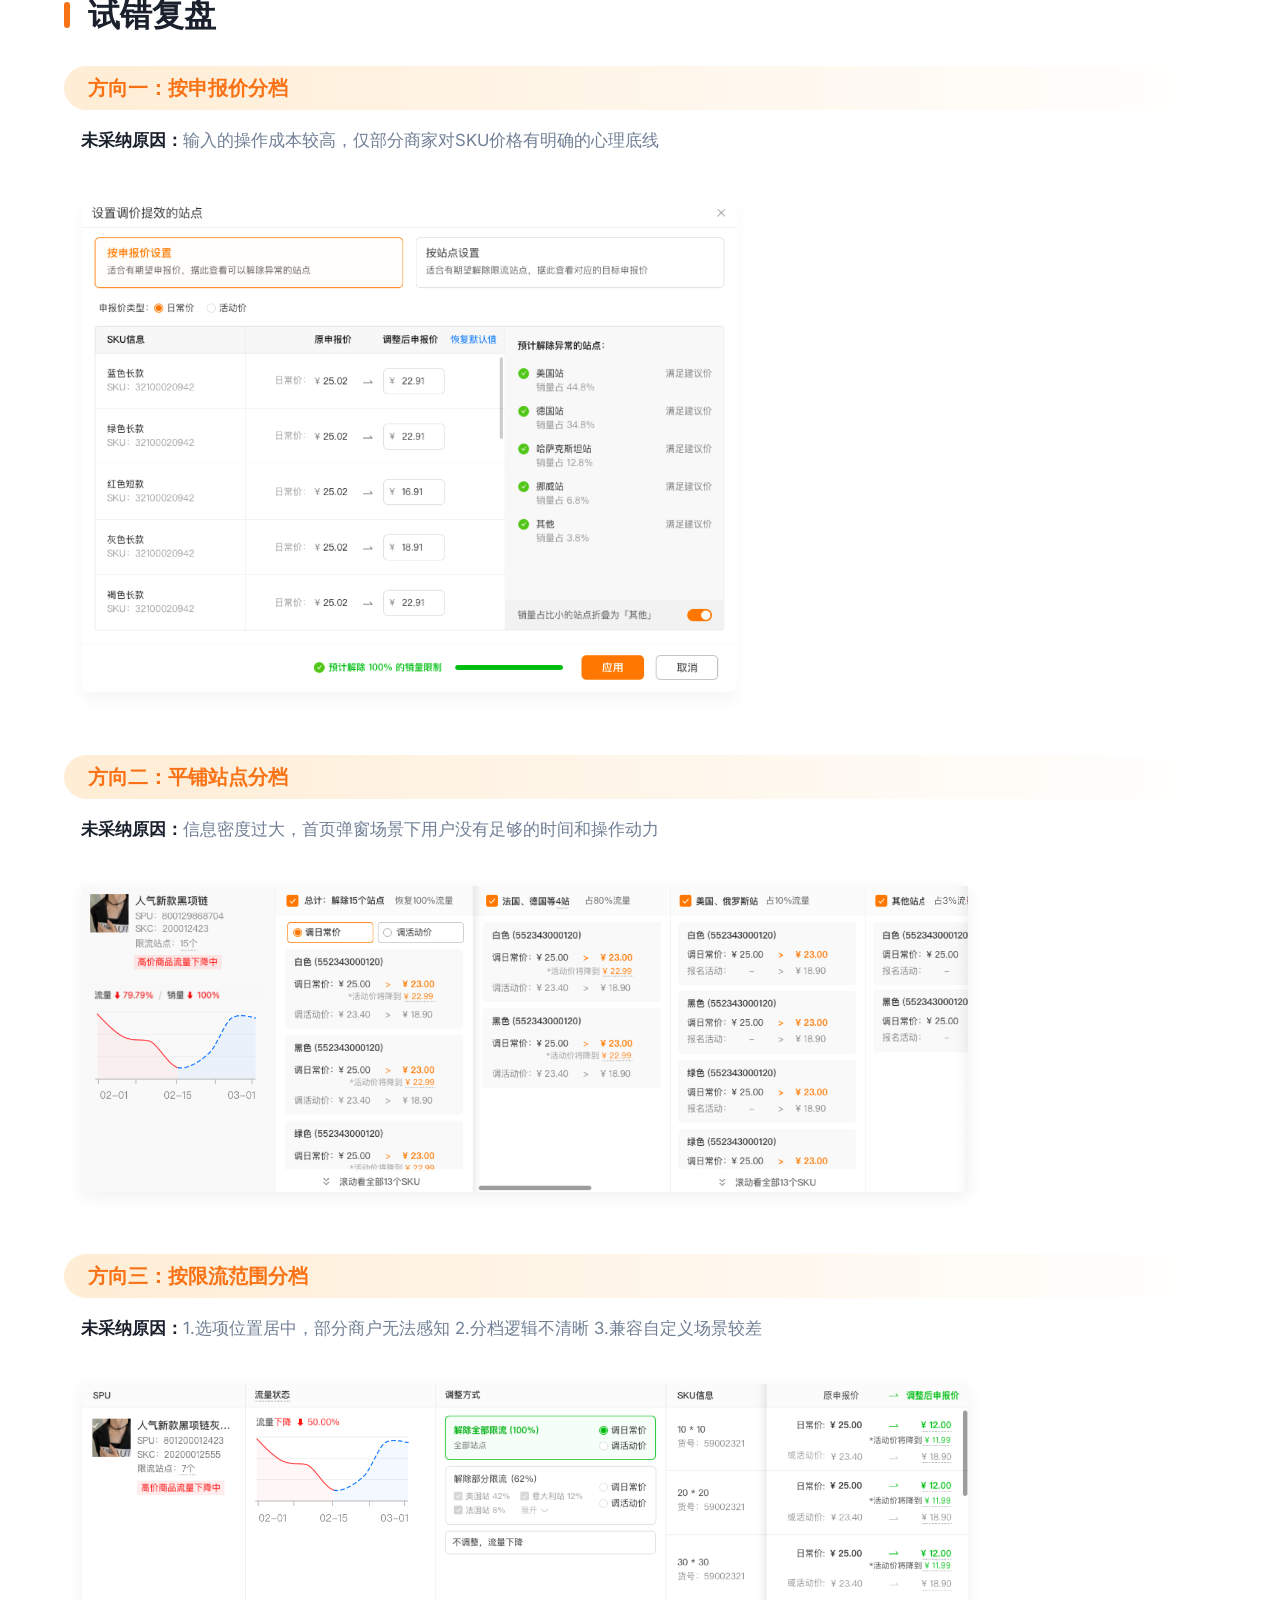
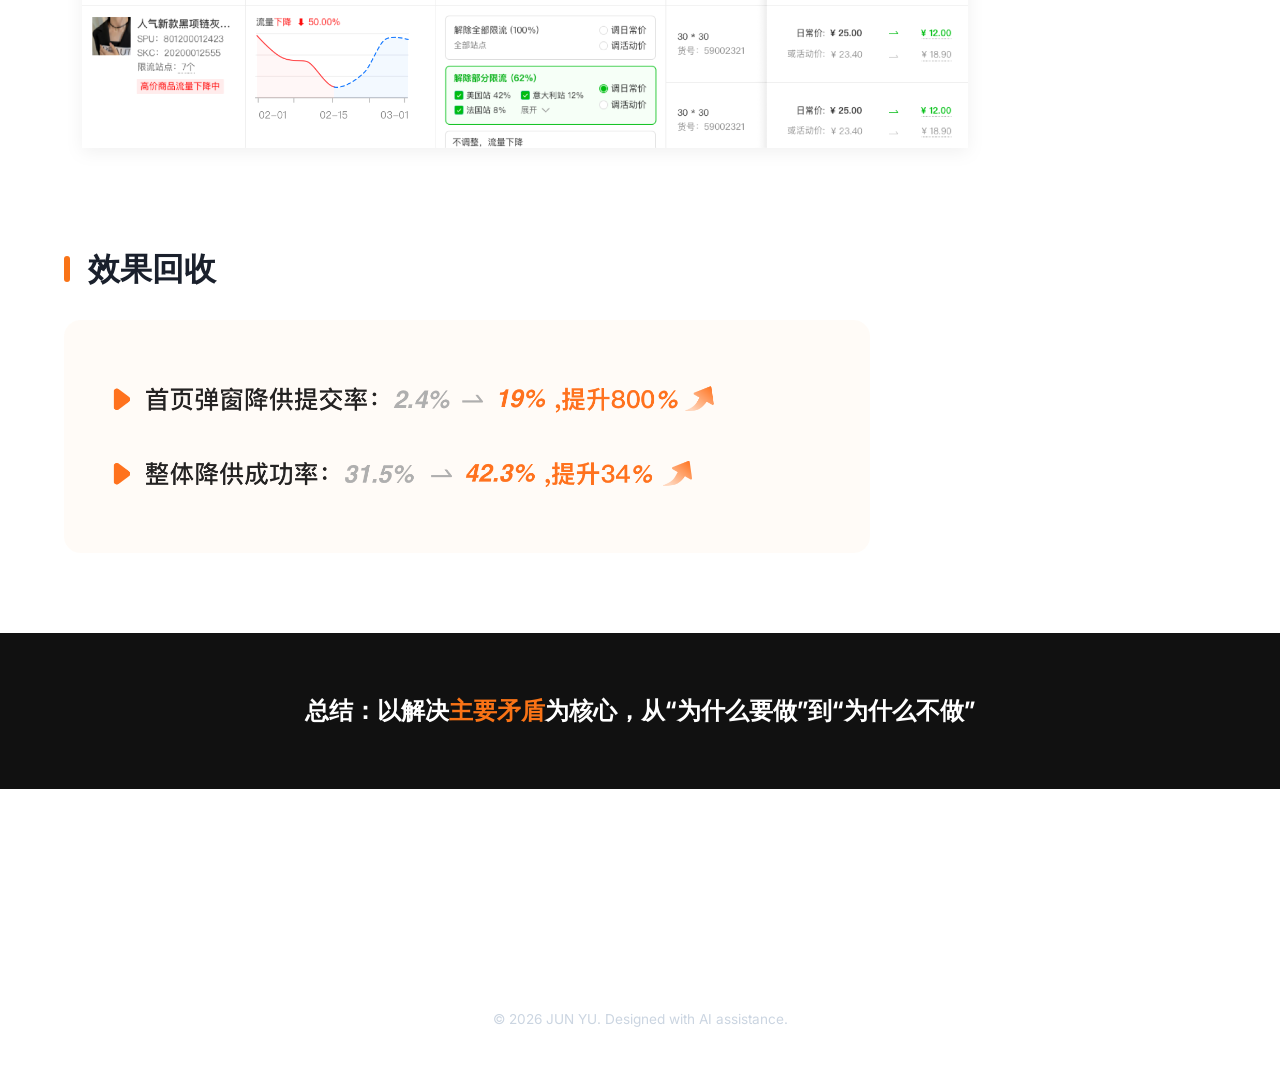
<file: project-merchant-limit.html>
<!DOCTYPE html>
<html lang="zh-CN">
<head>
    <meta charset="UTF-8">
    <meta name="viewport" content="width=device-width, initial-scale=1.0">
    <title>商家端解限流 - Project Details</title>
    <link rel="preconnect" href="https://fonts.googleapis.com">
    <link rel="preconnect" href="https://fonts.gstatic.com" crossorigin>
    <link href="https://fonts.googleapis.com/css2?family=Inter:wght@400;500;600;700&display=swap" rel="stylesheet">
    <link rel="stylesheet" href="style.css">
    <link rel="icon" type="image/png" href="images/logo-y.png">
</head>
<body>
    <!-- Navigation -->
    <header class="site-header">
        <div class="header-inner container">
            <a href="index.html" class="brand-group">
                <div class="logo-y">
                    <img src="images/logo-y.png" alt="Y Logo" class="logo-img">
                </div>
                <span class="designer-name">Jun Yu</span>
            </a>
            <nav class="main-nav">
                <a href="index.html" class="nav-link">Home</a>
                <a href="ux-collection.html" class="nav-link">UX Collection</a>
                <a href="design-computing.html" class="nav-link">Design Computing</a>
                <a href="resume.html" class="nav-link">Resume</a>
            </nav>
        </div>
    </header>

    <main class="detail-main">
        <!-- Title Banner -->
        <section class="merchant-limit-banner" style="--merchant-banner-cover: url('images/B-cover.png');">
            <div class="flow-background">
                <!-- Using a similar warm SVG or just the gradient. Let's keep the existing flow SVG but change fill colors to match warm theme -->
                <svg width="100%" height="100%" viewBox="0 0 1440 320" preserveAspectRatio="none">
                    <path fill="rgba(255, 255, 255, 0.2)" fill-opacity="1" d="M0,160L48,176C96,192,192,224,288,224C384,224,480,192,576,165.3C672,139,768,117,864,128C960,139,1056,181,1152,197.3C1248,213,1344,203,1392,197.3L1440,192L1440,320L1392,320C1344,320,1248,320,1152,320C1056,320,960,320,864,320C768,320,672,320,576,320C480,320,384,320,288,320C192,320,96,320,48,320L0,320Z"></path>
                    <path fill="rgba(255, 255, 255, 0.1)" fill-opacity="1" d="M0,64L48,80C96,96,192,128,288,128C384,128,480,96,576,106.7C672,117,768,171,864,197.3C960,224,1056,224,1152,213.3C1248,203,1344,181,1392,170.7L1440,160L1440,320L1392,320C1344,320,1248,320,1152,320C1056,320,960,320,864,320C768,320,672,320,576,320C480,320,384,320,288,320C192,320,96,320,48,320L0,320Z"></path>
                </svg>
            </div>
            <div class="container" style="position: relative; z-index: 2;">
                <h1 class="page-title">商家端解限流</h1>
                
                <!-- Info Card -->
                <div class="banner-info-card">
                    <div class="info-card-item">
                        <span class="info-value" style="font-size: 1rem;">2025.10 ~ 2025.12</span>
                        <span class="info-label">项目时间</span>
                    </div>
                    <div class="info-card-item">
                        <span class="info-value" style="font-size: 1rem;">商家降供率</span>
                        <span class="info-label">核心指标</span>
                    </div>
                    <div class="info-card-item">
                        <span class="info-value" style="font-size: 1rem;">单人</span>
                        <span class="info-label">项目类型</span>
                    </div>
                </div>
            </div>
        </section>

        <!-- 1. 背景介绍 -->
        <section class="detail-section container" style="margin-bottom: 16px;">
            <h2 class="section-title" style="margin-bottom: 24px;">背景介绍</h2>
            <div class="content-block">
                <h3 class="subsection-title">为什么需要商家调节供价（供货价格）？</h3>
            </div>
        </section>

        <!-- Full Width Orange Strip for Image -->
        <section class="full-width-section bg-light-orange" style="padding-top: 40px; padding-bottom: 40px; margin-top: 24px;">
            <div class="container">
                <div class="content-block">
                    <img src="images/ml-01-background-why.png" alt="为什么需要商家调节供价" class="detail-image width-80 no-shadow" style="margin-top: 0;">
                </div>
            </div>
        </section>

        <section class="detail-section container">
            <div class="content-block">
                <h3 class="subsection-title">我们如何触达商家？</h3>
                <img src="images/ml-02-background-reach.png" alt="我们如何触达商家" class="detail-image">
            </div>
        </section>

        <!-- 2. 用户流程 -->
        <section class="detail-section container">
            <h2 class="section-title">用户流程</h2>
            <img src="images/ml-03-user-flow.png" alt="用户流程" class="detail-image auto-width no-shadow">
        </section>

        <!-- 3. 主要痛点 -->
        <section class="detail-section container">
            <h2 class="section-title">主要痛点</h2>
            
            <div class="content-block">
                <h3 class="subsection-title">1. 每个商品的操作链路都较长，商家决策成本较高，影响最终的降供率</h3>
                <p class="body-text mb-tight">
                    思考：商家如何平衡<span class="text-blue">「收益 (曝光)」</span>和<span class="text-orange">「损失（降供幅度）」</span>，是否存在侧重？
                </p>
                <div class="remark-box mt-tight">
                    <p>从争取收益出发：根据要解除限流的站点决定降供幅度</p>
                    <p>从减小损失出发：存在价格底线，根据最低降供幅度决定解除限流的站点</p>
                </div>
                <p class="body-text mb-tight">
                    快速测试：两个方向设计各自设计了原型图，交由招商和产品调研
                </p>
                <p class="body-text text-purple-bold">
                    结论：商家反馈偏向以争取「收益 」为主，减小「损失」为辅
                </p>
            </div>

            <div class="content-block">
                <h3 class="subsection-title">2. 线上的调价模式是以「商品*站点」为颗粒度展示，需要操作的数据量太多，打击商家操作意愿</h3>
                <img src="images/ml-04-painpoint-mode.png" alt="线上的调价模式" class="detail-image auto-width align-left width-80">
                <p class="remark-text">
                    *尽管支持批量操作，但仍需要商家浏览、判断、勾选，无法减少决策时间
                </p>
            </div>

            <div class="content-block">
                <h3 class="subsection-title">3. 目前商家端限流信息的曝光有限</h3>
                <p class="body-text">
                    商家每天需要处理上品、合规、物流、报名等多项事务，分摊到解限流的精力有限
                </p>
            </div>
        </section>

        <!-- 4. 针对策略 -->
        <section class="full-width-section bg-light-orange">
            <div class="container">
                <h2 class="section-title">针对策略</h2>
                
                <div class="content-block">
                    <h3 class="subsection-title">1. 将单个商品下所有站点限流情况合并展示，统一处理</h3>
                    <p class="body-text">默认解除所有站点的限流，支持修改</p>
                </div>

                <div class="content-block">
                    <h3 class="subsection-title">2. 用「选择题」取代「填空题」</h3>
                    <p class="body-text">
                        将默认的配置简化为2-3个核心选项，便于商家快速判断和选择；在此基础上支持自定义调整等次要复杂操作
                    </p>
                    <img src="images/ml-05-strategy-choices.png" alt="简化配置为核心选项" class="detail-image auto-width align-left width-60">
                </div>

                <div class="content-block">
                    <h3 class="subsection-title">3. 商家使用路径上增加触点，提升积极性</h3>
                    <p class="body-text">
                        招商会在A端后台配置好可解限流的商品并发送链接，帮助商家快速导航至「调价管理(高价商品tab)」
                    </p>
                    <img src="images/ml-06-strategy-touchpoint-backend.png" alt="商家使用路径触点1" class="detail-image auto-width align-left">
                    <p class="body-text mt-xl">
                        首页弹窗新增「稍后处理」按钮，支持添加至待办；减少商家的心里负担
                    </p>
                    <img src="images/ml-07-strategy-touchpoint-popup.png" alt="商家使用路径触点2" class="detail-image">
                </div>
            </div>
        </section>

        <!-- 5. 成果示意 -->
        <section class="detail-section container">
            <h2 class="section-title">成果示意</h2>
            
            <!-- Tab-based Image Switcher -->
            <div class="tab-image-container">
                <div class="image-display">
                    <img src="images/ml-08-result-tab1.png" alt="调价管理 (默认)" class="content-img no-bottom-radius">
                </div>
                <div class="tab-controls">
                    <div class="tab-item active" data-img="images/ml-08-result-tab1.png">调价管理 (默认)</div>
                    <div class="tab-item" data-img="images/ml-08-result-tab2.png">调价管理 (交互说明)</div>
                    <div class="tab-item" data-img="images/ml-08-result-tab3.png">获取流量提升机会</div>
                    <div class="tab-item" data-img="images/ml-08-result-tab4.png">流量异常商品</div>
                </div>
            </div>
        </section>

        <!-- Image 9: Full Width Black Strip -->
        <section class="full-width-banner black-banner image-strip-banner">
            <div class="container">
                <img src="images/ml-09-result-2.png" alt="成果示意2" class="detail-image">
            </div>
        </section>

        <!-- 6. 试错复盘 -->
        <section class="detail-section container">
            <h2 class="section-title">试错复盘</h2>
            
            <!-- Direction 1 -->
            <div class="content-block">
                <h3 class="gradient-heading">方向一：按申报价分档</h3>
                <p class="body-text review-body-text">
                    <span class="highlight-bracket">未采纳原因：</span>输入的操作成本较高，仅部分商家对SKU价格有明确的心理底线
                </p>
                <img src="images/ml-11-review-1.png" alt="方向一：按申报价分档" class="detail-image width-60 align-left no-shadow">
            </div>

            <!-- Direction 2 -->
            <div class="content-block mt-loose">
                <h3 class="gradient-heading">方向二：平铺站点分档</h3>
                <p class="body-text review-body-text">
                    <span class="highlight-bracket">未采纳原因：</span>信息密度过大，首页弹窗场景下用户没有足够的时间和操作动力
                </p>
                <img src="images/ml-11-review-2.png" alt="方向二：平铺站点分档" class="detail-image width-80 align-left no-shadow">
            </div>

            <!-- Direction 3 -->
            <div class="content-block mt-loose">
                <h3 class="gradient-heading">方向三：按限流范围分档</h3>
                <p class="body-text review-body-text">
                    <span class="highlight-bracket">未采纳原因：</span>1.选项位置居中，部分商户无法感知 2.分档逻辑不清晰 3.兼容自定义场景较差
                </p>
                <img src="images/ml-11-review-3.png" alt="方向三：按限流范围分档" class="detail-image width-80 align-left no-shadow">
            </div>
        </section>

        <!-- 7. 效果回收 -->
        <section class="detail-section container">
            <h2 class="section-title">效果回收</h2>
            
            <div class="content-block">
                <img src="images/ml-12-outcome-metrics.png" alt="效果回收数据展示" class="detail-image width-70 align-left no-shadow">
            </div>
        </section>

        <!-- 7. 总结 -->
        <section class="full-width-banner black-banner summary-banner">
            <div class="container">
                <p class="summary-text-bold">
                    总结：以解决<span class="text-orange">主要矛盾</span>为核心，从“为什么要做”到“为什么不做”
                </p>
            </div>
        </section>

    </main>

    <footer class="site-footer container">
        <div class="footer-content">
            <p>&copy; 2026 JUN YU. Designed with AI assistance.</p>
        </div>
    </footer>

    <!-- Lightbox -->
    <div id="lightbox" class="lightbox">
        <span class="lightbox-close">&times;</span>
        <img class="lightbox-img" id="lightbox-img">
    </div>

    <script src="script.js"></script>
</body>
</html>
</file>
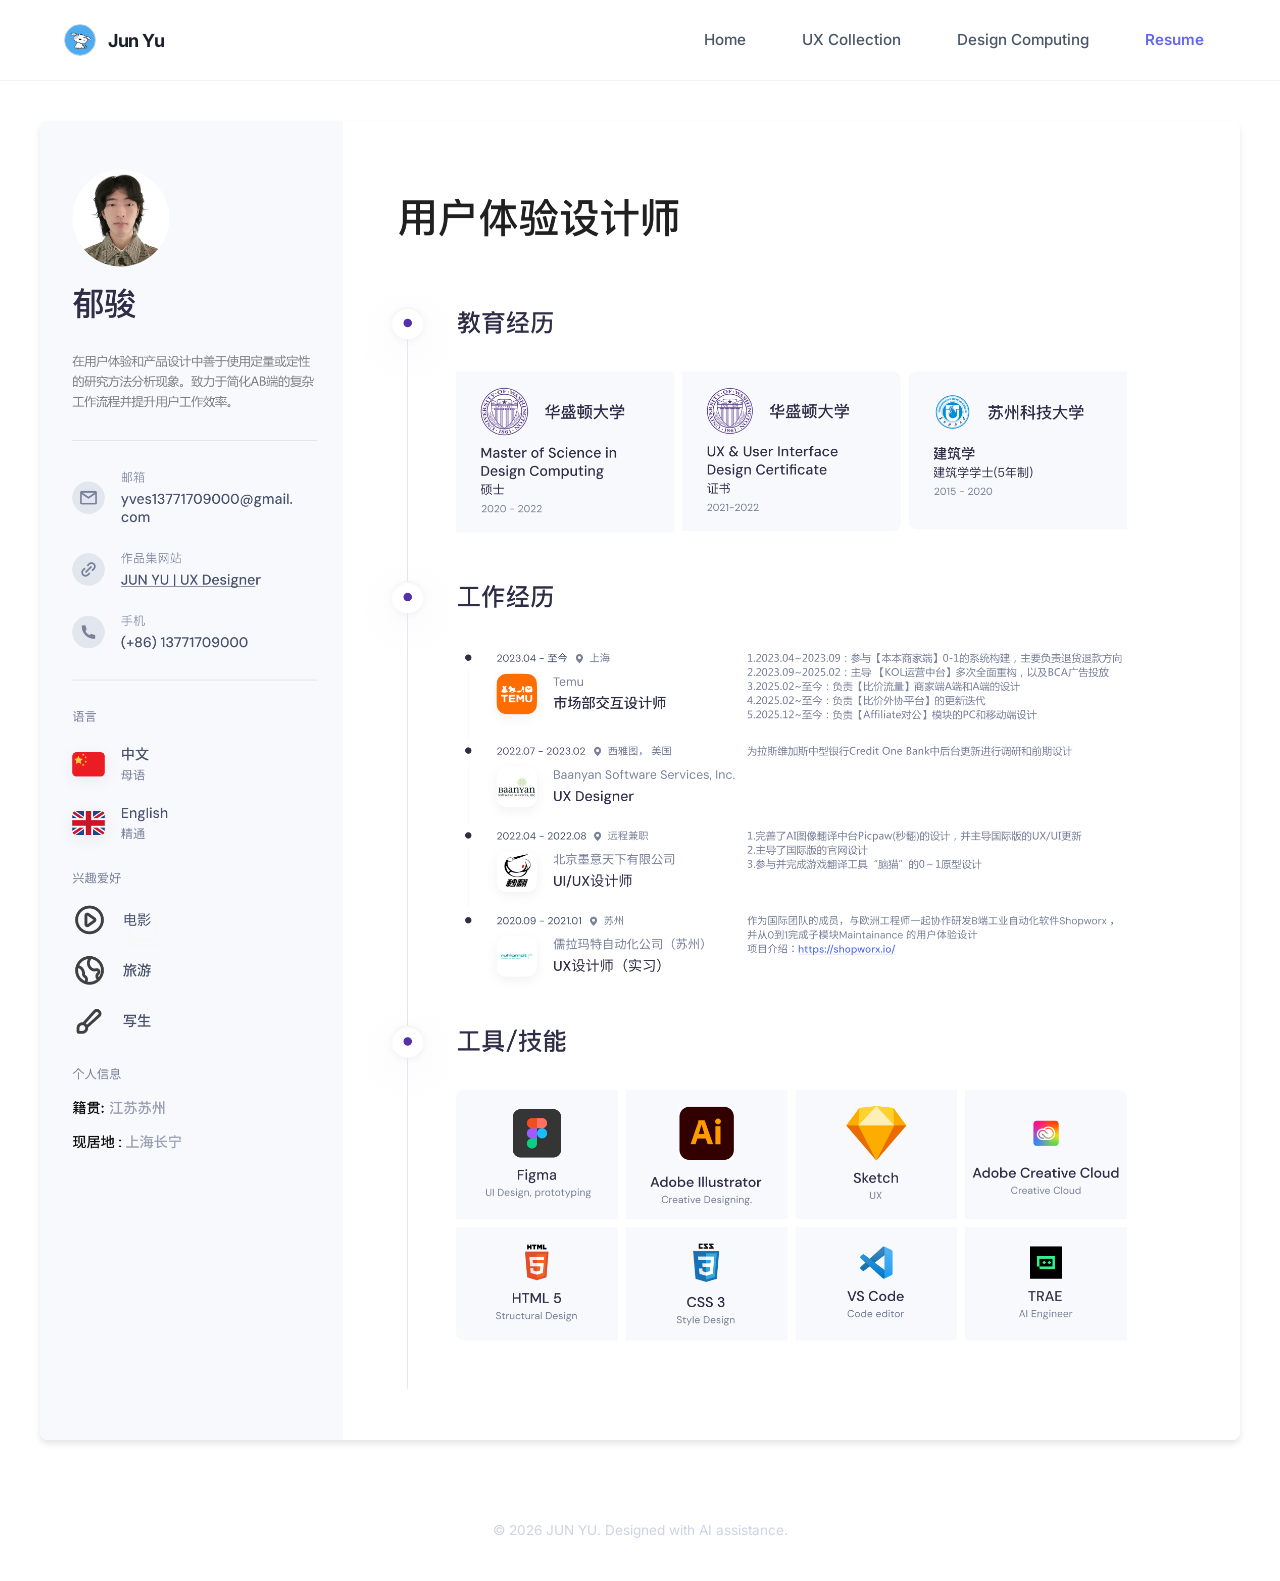
<file: resume.html>
<!DOCTYPE html>
<html lang="zh-CN">
<head>
    <meta charset="UTF-8">
    <meta name="viewport" content="width=device-width, initial-scale=1.0">
    <title>Resume - JUN YU</title>
    <link rel="icon" href="images/logo-y.png" type="image/png">
    <link rel="stylesheet" href="style.css">
    <link rel="preconnect" href="https://fonts.googleapis.com">
    <link rel="preconnect" href="https://fonts.gstatic.com" crossorigin>
    <link href="https://fonts.googleapis.com/css2?family=Inter:wght@300;400;500;600;700&display=swap" rel="stylesheet">
    <style>
        .resume-section {
            padding: 40px 0;
            display: flex;
            justify-content: center;
        }
        .resume-img {
            max-width: 100%;
            height: auto;
            box-shadow: 0 4px 6px rgba(0,0,0,0.1);
            border-radius: 8px;
        }
    </style>
</head>
<body>
    <header class="site-header">
        <div class="header-inner container">
            <a href="index.html" class="brand-group">
                <div class="logo-y">
                    <img src="images/logo-y.png" alt="Y Logo" class="logo-img">
                </div>
                <span class="designer-name">Jun Yu</span>
            </a>
            <nav class="main-nav">
                <a href="index.html" class="nav-link">Home</a>
                <a href="ux-collection.html" class="nav-link">UX Collection</a>
                <a href="design-computing.html" class="nav-link">Design Computing</a>
                <a href="resume.html" class="nav-link active">Resume</a>
            </nav>
        </div>
    </header>

    <main>
        <section class="resume-section container">
            <img src="images/resume.png" alt="Resume" class="resume-img">
        </section>
    </main>

    <footer class="site-footer container">
        <div class="footer-content">
            <p>&copy; 2026 JUN YU. Designed with AI assistance.</p>
        </div>
    </footer>
</body>
</html>
</file>
<file: style.css>
:root {
    --text-primary: #1a202c;
    --text-secondary: #4a5568;
    --bg-primary: #ffffff;
    --bg-secondary: #f7fafc;
    --accent-color: #6366f1; /* Indigo/Purple from user request */
    --font-main: 'Inter', -apple-system, BlinkMacSystemFont, 'Segoe UI', Roboto, sans-serif;
}

* {
    margin: 0;
    padding: 0;
    box-sizing: border-box;
}

body {
    font-family: var(--font-main);
    color: var(--text-primary);
    line-height: 1.5;
    -webkit-font-smoothing: antialiased;
    /* Sticky footer setup */
    display: flex;
    flex-direction: column;
    min-height: 100vh;
}

main {
    flex: 1;
}

/* Typography */
h1, h2, h3, h4, h5, h6 {
    font-weight: 700;
    line-height: 1.2;
}

a {
    text-decoration: none;
    color: inherit;
}

/* Header & Nav */
.site-header {
    position: sticky;
    top: 0;
    background: rgba(255, 255, 255, 0.9);
    backdrop-filter: blur(10px);
    z-index: 100;
    border-bottom: 1px solid rgba(0,0,0,0.05);
}

.header-inner {
    height: 80px;
    display: flex;
    justify-content: space-between;
    align-items: center;
}

/* Also support simple <header> for other pages if needed */
header:not(.site-header) {
    padding: 20px 40px;
    display: flex;
    justify-content: space-between;
    align-items: center;
    position: sticky;
    top: 0;
    background: rgba(255, 255, 255, 0.9);
    backdrop-filter: blur(10px);
    z-index: 100;
}

.brand-group, .logo-container {
    display: flex;
    align-items: center;
    gap: 12px;
}

.logo-y, .logo-icon {
    height: 32px;
    width: auto;
    display: flex;
    align-items: center;
}

.logo-y {
    width: 32px;
    border-radius: 999px;
    border: 1px solid rgba(148, 163, 184, 0.55);
    overflow: hidden;
}

.logo-img {
    height: 100%;
    width: auto;
}

.designer-name, .logo-text {
    font-size: 1.25rem;
    font-weight: 700;
    letter-spacing: -0.5px;
}

.designer-name {
    font-size: calc(1.25rem - 2px);
}

.main-nav, nav ul {
    display: flex;
    gap: 32px;
    list-style: none;
}

.nav-link, nav a {
    font-size: 0.95rem;
    font-weight: 500;
    color: var(--text-secondary);
    transition: color 0.2s;
    padding: 8px 12px; /* Increased click area */
    display: inline-block; /* Ensure padding affects layout */
}

.nav-link:hover,
nav a:hover {
    color: var(--text-primary);
}

.nav-link.active,
nav a.active {
    color: var(--accent-color);
    font-weight: 600;
}

/* Container */
.container {
    max-width: 1200px;
    margin: 0 auto;
    padding: 0 24px;
}

/* Hero Section */
.hero-section {
    position: relative;
    z-index: 1;
    padding: 60px 0;
    padding-top: 40px; /* Moved down slightly */
}

.hero-banner {
    width: 100%;
    padding: 0;
    background-image: url("images/home-hero-bg.png");
    background-repeat: no-repeat;
    background-size: cover;
    background-position: center;
    height: 480px;
}

.hero-banner-content {
    min-height: 480px;
    display: flex;
    align-items: flex-end;
    padding-top: 0;
    padding-bottom: 44px;
}

.hero-banner .hero-text {
    max-width: 760px;
}

.hero-banner .hero-img-container {
    margin: 0 0 18px 0;
}

.wave-background {
    position: absolute;
    top: 0;
    left: 0;
    width: 100%;
    z-index: 0;
    pointer-events: none;
    overflow: hidden;
    height: 520px;
    background: linear-gradient(180deg, rgba(250, 251, 255, 0.92) 0%, #ffffff 78%);
    isolation: isolate;
}

.wave-background::before,
.wave-background::after {
    content: "";
    position: absolute;
    inset: auto;
    z-index: 0;
    border-radius: 999px;
    filter: blur(60px);
    opacity: 0.85;
    transform: translateZ(0);
}

.wave-background::before {
    width: 760px;
    height: 520px;
    left: -260px;
    top: -260px;
    background:
        radial-gradient(circle at 65% 65%, rgba(167, 139, 250, 0.70) 0%, rgba(167, 139, 250, 0.00) 68%),
        radial-gradient(circle at 30% 40%, rgba(147, 197, 253, 0.26) 0%, rgba(147, 197, 253, 0.00) 70%);
    transform: rotate(-10deg);
}

.wave-background::after {
    width: 1120px;
    height: 680px;
    right: -420px;
    top: -320px;
    background:
        radial-gradient(circle at 35% 55%, rgba(129, 140, 248, 0.62) 0%, rgba(129, 140, 248, 0.00) 70%),
        radial-gradient(circle at 70% 40%, rgba(56, 189, 248, 0.22) 0%, rgba(56, 189, 248, 0.00) 68%);
    transform: rotate(8deg);
}

.wave-background svg {
    position: absolute;
    inset: 0;
    z-index: 1;
    width: 100%;
    height: 100%;
    display: block;
    opacity: 1;
}

.hero {
    padding: 60px 0;
    min-height: 60vh;
    display: flex;
    align-items: center;
}

.hero-grid {
    display: grid;
    grid-template-columns: 1.2fr 0.8fr;
    gap: 60px;
    align-items: center;
}

.intro-text {
    max-width: 500px;
}

.greeting {
    font-size: 1.1rem;
    color: var(--text-secondary);
    margin-bottom: 16px;
    display: block;
}

.intro-heading {
    font-size: 28px;
    margin-bottom: 24px;
    letter-spacing: -1px;
}

.intro-desc {
    font-size: 1.1rem;
    color: var(--text-secondary);
    margin-bottom: 32px;
    line-height: 1.6;
}

.hero-img-container {
    width: 175px;
    height: 175px;
    border-radius: 50%;
    overflow: hidden;
    background-color: #f0f2f5;
    display: flex;
    justify-content: center;
    align-items: center;
    margin: 0 auto;
}

.hero-img {
    width: 100%;
    height: 100%;
    object-fit: cover;
}

/* Projects Section */
.projects {
    padding: 80px 0;
}

.section-header {
    margin-bottom: 32px;
}

.section-label {
    font-size: 0.8rem;
    text-transform: uppercase;
    letter-spacing: 1px;
    color: var(--text-secondary);
    font-weight: 600;
}

.section-label--recent {
    font-size: 14px;
    text-transform: none;
    letter-spacing: 0;
    color: rgba(74, 85, 104, 0.75);
    font-weight: 400;
}

.project-grid {
    display: grid;
    grid-template-columns: 1fr;
    gap: 28px;
    position: relative;
    padding-top: 32px;
}

.project-grid::before {
    content: "近期项目";
    position: absolute;
    left: 0;
    top: 0;
    font-size: 14px;
    color: rgba(74, 85, 104, 0.75);
    font-weight: 400;
}

.project-card {
    background: #fff;
    border-radius: 20px;
    overflow: hidden;
    box-shadow: 0 4px 20px rgba(0,0,0,0.05);
    transition: transform 0.3s ease, box-shadow 0.3s ease;
    display: flex;
    flex-direction: row-reverse;
    align-items: stretch;
    width: 100%;
    height: 360px;
}

.project-card:hover {
    transform: translateY(-5px);
    box-shadow: 0 10px 20px rgba(0,0,0,0.1);
}

.card-image-container {
    flex: 0 0 calc(54% + 120px);
    height: 100%;
    background-color: #f0f2f5;
    overflow: hidden;
    position: relative;
}

.project-cover-img {
    width: 100%;
    height: 100%;
    object-fit: cover;
    transition: transform 0.5s ease;
}

.project-card:hover .project-cover-img {
    transform: scale(1.05);
}

.card-content {
    padding: 24px;
    flex: 1;
    display: flex;
    flex-direction: column;
}

.card-title {
    font-size: 28px;
    margin-bottom: 14px;
    letter-spacing: -0.6px;
}

.card-desc {
    color: var(--text-secondary);
    font-size: 0.95rem;
    margin-bottom: 24px;
    position: relative;
    padding-top: 18px;
    flex: 1;
}

.card-desc::before {
    content: "";
    position: absolute;
    width: 28px;
    height: 3px;
    left: 0;
    top: 6px;
    border-radius: 999px;
    background-color: #fbbf24;
}

.card-footer {
    display: flex;
    flex-direction: column;
    align-items: flex-start;
    gap: 16px;
    margin-top: auto;
}

.tag {
    font-size: 0.8rem;
    background-color: #f0f2f5;
    padding: 4px 10px;
    border-radius: 4px;
    color: var(--text-secondary);
    font-weight: 500;
}

.view-project-btn {
    width: 40px;
    height: 40px;
    border-radius: 50%;
    background-color: #fbbf24; /* Yellow accent */
    display: flex;
    align-items: center;
    justify-content: center;
    color: #fff;
    transition: background-color 0.2s;
}

.view-project-btn:hover {
    background-color: #f59e0b;
}

/* Detail Page Styles */
.detail-main {
    padding-top: 0; /* Removed padding since we have a banner now */
    padding-bottom: 100px;
}

.project-title-banner {
    width: 100%;
    background: linear-gradient(135deg, #E0C3FC 0%, #8EC5FC 100%); /* Light purple to blue gradient (Homepage style) */
    padding: 80px 0;
    margin-bottom: 60px;
}

.page-title {
    font-size: 2.5rem;
    margin-bottom: 0;
    text-align: center;
    color: #ffffff; /* White */
    /* Reset previous text gradient styles */
    background: none;
    -webkit-text-fill-color: initial;
    display: block;
    width: auto;
}

.detail-section {
    margin-bottom: 80px;
}

/* Final Result Styles */
.final-result-container {
    border-radius: 12px;
    overflow: hidden;
    box-shadow: 0 4px 20px rgba(0,0,0,0.1);
}

.detail-image.no-bottom-radius {
    border-bottom-left-radius: 0;
    border-bottom-right-radius: 0;
    margin-bottom: 0;
}

.result-stats-bar {
    background-color: #E0F2FE; /* Light Blue */
    color: #334155; /* Dark Slate */
    padding: 24px;
    display: flex;
    justify-content: center;
    align-items: center;
    font-size: 1.25rem;
    font-weight: 500;
}

.stats-label {
    margin-right: 12px;
    color: #475569; /* Slate 600 */
}

.stats-value-old {
    color: #94a3b8; /* Slate 400 */
    text-decoration: line-through;
}

.stats-arrow {
    margin: 0 16px;
    color: #3b82f6; /* Blue 500 */
}

.stats-value-new {
    color: #2563eb; /* Blue 600 */
    font-weight: 700;
    font-size: 1.4rem;
}

/* Specific margins to remove gap around optimization section */
.detail-section:has(+ .optimization-section) {
    margin-bottom: 0;
}

.optimization-section {
    background-color: #F3F0F9;
    padding: 80px 0; /* Increased padding for better visual */
    width: 100%;
    margin-bottom: 0;
}

/* Remove margin from the section following optimization if needed */
.optimization-section + .full-width-banner {
    margin-top: 0;
}

.section-title {
    font-size: 2rem;
    font-weight: 800;
    margin-bottom: 32px; /* Reduced from 40px */
    color: var(--text-primary);
    position: relative;
    padding-left: 24px;
}

.section-title::before {
    content: '';
    position: absolute;
    left: 0;
    top: 6px;
    bottom: 6px;
    width: 6px;
    background-color: #f97316; /* Orange 500 */
    border-radius: 3px;
}

.content-block {
    margin-bottom: 40px;
}

.subsection-title {
    font-size: 1.25rem;
    font-weight: 600;
    margin-bottom: 12px; /* Reduced from 24px */
    color: var(--text-primary);
}

.body-text {
    font-size: 1.05rem;
    color: var(--text-secondary);
    line-height: 1.7;
    margin-bottom: 24px;
}

/* Placeholders & Images */
.image-placeholder {
    width: 100%;
    background-color: #f0f2f5;
    border-radius: 8px;
    display: flex;
    align-items: center;
    justify-content: center;
    color: #a0aec0;
    font-size: 0.9rem;
    border: 1px dashed #cbd5e0;
}

.detail-image {
    width: 100%;
    height: auto;
    border-radius: 8px;
    display: block;
    box-shadow: 0 4px 6px -1px rgba(0, 0, 0, 0.05);
    /* background-color: #f0f2f5; Removed placeholder background */
    
    /* Enhanced clarity properties */
    image-rendering: -webkit-optimize-contrast;
    image-rendering: crisp-edges;
    transform: translateZ(0);
    filter: contrast(1.02) saturate(1.02);
    backface-visibility: hidden;
}

.full-width-placeholder {
    height: 400px;
}

.medium-placeholder {
    height: 300px;
}

.tall-placeholder {
    height: 100%;
    min-height: 300px;
}

/* Layouts */
.grid-2-col {
    display: grid;
    grid-template-columns: 1fr 1fr;
    gap: 40px;
}

.align-center {
    align-items: center;
}

.stack-col {
    display: flex;
    flex-direction: column;
    gap: 24px;
}

/* Full Width Banners */
.full-width-banner {
    width: 100vw;
    position: relative;
    left: 50%;
    right: 50%;
    margin-left: -50vw;
    margin-right: -50vw;
    padding: 60px 0;
    margin-bottom: 80px;
}

/* Remove margin when followed by optimization section */
.full-width-banner:has(+ .optimization-section) {
    margin-bottom: 0;
}

.black-banner {
    background-color: #111111;
    color: #ffffff;
}

.purple-banner {
    background-color: var(--accent-color);
    color: #ffffff;
}

.banner-content {
    display: grid;
    grid-template-columns: repeat(3, 1fr);
    gap: 40px;
    text-align: center;
}

.data-item {
    display: flex;
    flex-direction: column;
    align-items: center;
}

.data-value {
    font-size: 3rem;
    font-weight: 700;
    color: var(--accent-color);
    margin-bottom: 8px;
}

.data-label {
    font-size: 1rem;
    opacity: 0.8;
}

.banner-content-col {
    display: flex;
    flex-direction: column;
    gap: 24px;
}

.banner-title {
    font-size: 1.5rem;
    margin-bottom: 16px;
    font-weight: 700;
}

.idea-item {
    font-size: 1.2rem;
    line-height: 1.6;
}

.idea-bold {
    font-weight: 700;
    font-size: 1.3rem;
}

.pain-point-list {
    list-style: none;
    counter-reset: pain-points;
}

.pain-point-list li {
    position: relative;
    padding-left: 32px;
    margin-bottom: 20px;
    font-size: 1.1rem;
    color: var(--text-secondary);
}

.pain-point-list li::before {
    counter-increment: pain-points;
    content: counter(pain-points) ".";
    position: absolute;
    left: 0;
    font-weight: 600;
    color: var(--accent-color);
}

/* Full Width Strip */
.full-width-strip {
    width: 100%;
    padding: 40px 0;
}

.bg-light-gray {
    background-color: #f9fafb; /* Lighter gray */
}

/* Compare Labels */
.compare-item {
    position: relative;
    /* Add padding top to make space for label */
    padding-top: 40px;
}

.compare-label {
    position: absolute;
    top: 0;
    left: 0;
    padding: 6px 14px;
    border-radius: 9999px; /* Pill shape (full rounded) */
    font-size: 0.9rem;
    font-weight: 600;
    color: #fff;
    z-index: 10;
    /* Glassmorphism */
    backdrop-filter: blur(8px);
    -webkit-backdrop-filter: blur(8px);
    border: 1px solid rgba(255, 255, 255, 0.2);
    box-shadow: 0 4px 6px rgba(0, 0, 0, 0.05);
}

.label-before {
    background-color: rgba(100, 116, 139, 0.85); /* Slate gray with transparency */
}

.label-after {
    background-color: rgba(96, 165, 250, 0.85); /* Light blue with transparency */
}

/* Lightbox */
.lightbox {
    position: fixed;
    top: 0;
    left: 0;
    width: 100%;
    height: 100%;
    background-color: rgba(0, 0, 0, 0.9);
    display: none;
    justify-content: center;
    align-items: center;
    z-index: 1000;
    cursor: zoom-out;
    opacity: 0;
    transition: opacity 0.3s ease;
}

.lightbox.active {
    display: flex;
    opacity: 1;
}

.lightbox-img {
    max-width: 90%;
    max-height: 90%;
    object-fit: contain;
    border-radius: 4px;
    box-shadow: 0 0 20px rgba(0,0,0,0.5);
    transform: scale(0.95);
    transition: transform 0.3s ease;
}

.lightbox.active .lightbox-img {
    transform: scale(1);
}

.lightbox-close {
    position: absolute;
    top: 20px;
    right: 30px;
    color: white;
    font-size: 40px;
    cursor: pointer;
    z-index: 1001;
    line-height: 1;
}

.lightbox-close:hover {
    color: #f0f0f0;
}

/* Make images clickable */
.detail-image {
    cursor: zoom-in;
    transition: transform 0.2s;
}

.detail-image:hover {
    transform: scale(1.01);
}

.detail-image.no-bg {
    background-color: transparent;
    box-shadow: none;
}

/* Footer */
.site-footer, footer {
    padding: 40px 0;
    text-align: center;
    font-size: 0.85rem;
    color: #cbd5e1; /* Light grey */
    margin-top: auto;
}

/* Responsive */
@media (max-width: 900px) {
    .hero-grid {
        grid-template-columns: 1fr;
        gap: 40px;
    }
    
    .intro-heading {
        font-size: 28px;
    }
    
    .project-item {
        margin-bottom: 40px;
    }

    .grid-2-col {
        grid-template-columns: 1fr;
    }
    
    .banner-content {
        grid-template-columns: 1fr;
        gap: 40px;
    }

    .project-card {
        flex-direction: column;
        width: 100%;
        height: auto;
    }

    .card-image-container {
        flex: none;
        height: 220px;
    }

    .card-title {
        font-size: 24px;
    }

    .hero-banner-content {
        min-height: 420px;
        padding-bottom: 28px;
    }
}

/* Reconstructed Styles from Recent Session */

/* Custom Number Badge for KOL Project */
.number-badge-blue {
    display: inline-flex;
    justify-content: center;
    align-items: center;
    width: 28px;
    height: 28px;
    background-color: #e0f2fe; /* Light blue 100 */
    color: #0284c7; /* Blue 600 */
    border-radius: 50%;
    font-weight: 700;
    font-size: 1rem;
    margin-right: 12px;
    flex-shrink: 0; /* Prevent shrinking if text is long */
}

.list-item-row {
    display: flex;
    align-items: flex-start;
    margin-bottom: 16px;
    font-size: 1.1rem;
    color: var(--text-secondary);
    line-height: 1.6;
}

.placeholder-box {
    width: 100%;
    height: 300px; /* Default height */
    background-color: #FFF9C4; /* Pale yellow */
    display: flex;
    justify-content: center;
    align-items: center;
    color: #9ca3af;
    font-size: 1.2rem;
    border-radius: 8px;
    margin: 24px 0;
    border: 2px dashed #e2e8f0;
}

/* Content Images - Responsive & Centered */
.content-img {
    display: block;
    max-width: 100%;
    height: auto; /* Maintain aspect ratio */
    margin: 32px auto; /* Center horizontally with vertical spacing */
    border-radius: 8px;
    box-shadow: none;
    cursor: zoom-in; /* Indicate click to zoom */
    transition: transform 0.2s;
}

.content-img.with-shadow {
    box-shadow: 0 14px 40px rgba(15, 23, 42, 0.14);
}

.content-img:hover {
    transform: scale(1.01);
}

.width-80-left {
    max-width: 80% !important;
    margin-left: auto !important; /* Center align */
    margin-right: auto !important; /* Center align */
}

.highlight-bracket {
    font-weight: 700;
    color: var(--text-primary);
}

/* Banner Info Card */
.banner-info-card {
    background-color: rgba(255, 247, 237, 0.9); /* Orange-50 with 90% opacity */
    backdrop-filter: blur(8px); /* Optional: adds a nice blur effect */
    border-radius: 12px;
    padding: 20px 40px;
    display: grid;
    grid-template-columns: repeat(3, 1fr);
    width: 840px;
    gap: 0;
    margin-top: 24px;
    margin-left: auto;
    margin-right: auto;
    box-shadow: 0 4px 6px -1px rgba(0, 0, 0, 0.05);
}

.info-card-item {
    padding: 0 24px;
    display: flex;
    flex-direction: column;
    gap: 8px;
    text-align: left;
}

.info-card-item:not(:last-child) {
    border-right: 1px solid #fed7aa; /* Orange-200 */
}

.info-value {
    font-size: 1.25rem;
    font-weight: 600;
    color: #1f2937; /* Gray-800 */
    line-height: 1.2;
}

.info-label {
    font-size: 0.875rem;
    color: #9ca3af; /* Gray-400 */
}

@media (max-width: 768px) {
    .banner-info-card {
        flex-direction: column;
        padding: 24px;
        width: 90%;
        gap: 24px;
    }

    .info-card-item {
        padding: 0;
        text-align: center;
        align-items: center;
    }

    .info-card-item:not(:last-child) {
        border-right: none;
        border-bottom: 1px solid #fed7aa;
        padding-bottom: 24px;
    }
}

/* Project Specific Banner */
.merchant-limit-banner {
    background-image: var(--merchant-banner-cover, none), linear-gradient(135deg, #fdba74 0%, #fb923c 100%);
    background-size: cover, cover;
    background-position: center, center;
    background-repeat: no-repeat, no-repeat;
    position: relative;
    overflow: hidden;
    padding: 0;
    text-align: center;
    height: 280px;
    display: flex;
    flex-direction: column;
    justify-content: center;
    margin-bottom: 60px; /* Add space below banner */
}

.merchant-limit-banner .page-title {
    color: white;
    font-size: 3rem;
    font-weight: 700;
    margin-bottom: 0;
    text-shadow: 0 2px 10px rgba(0, 0, 0, 0.28);
}

.kol-banner {
    background-image: var(--kol-banner-cover, none), linear-gradient(135deg, #eff6ff 0%, #dbeafe 100%);
    background-size: cover, cover;
    background-position: center, center;
    background-repeat: no-repeat, no-repeat;
    position: relative;
    overflow: hidden;
    height: 280px;
    display: flex;
    flex-direction: column;
    justify-content: center;
    margin-bottom: 60px;
    text-align: center;
}

.kol-banner .page-title {
    color: #ffffff;
    font-size: 3rem;
    font-weight: 700;
    margin-bottom: 0;
    z-index: 2;
    text-shadow: 0 2px 10px rgba(0, 0, 0, 0.28);
}

/* Specific Info Card styles for KOL banner */
.kol-banner .banner-info-card {
    background-color: rgba(255, 255, 255, 0.6);
    margin-top: 24px;
    z-index: 2;
}

.kol-banner .info-card-item:not(:last-child) {
    border-right: 1px solid #bfdbfe; /* Blue-200 */
}

@media (max-width: 768px) {
    .kol-banner .info-card-item:not(:last-child) {
        border-right: none;
        border-bottom: 1px solid #bfdbfe;
    }
}

.project-comparison-page {
    --comparison-accent: #0f766e;
}

.bg-comparison-ink-green {
    background-color: rgba(15, 118, 110, 0.06);
}

.project-comparison-page .comparison-bg-temu {
    padding: 0;
    margin-bottom: 32px;
}

.project-comparison-page .comparison-bg-temu-img {
    width: 100%;
    max-width: none;
    margin: 0;
    transform: scale(0.8);
    transform-origin: left top;
}

.comparison-banner {
    background: linear-gradient(135deg, #0f766e 0%, #0b5d52 100%);
    position: relative;
    overflow: hidden;
    height: 280px;
    display: flex;
    flex-direction: column;
    justify-content: center;
    margin-bottom: 60px;
    text-align: center;
}

.comparison-banner .page-title {
    color: #ffffff;
    font-size: 3rem;
    font-weight: 700;
    margin-bottom: 8px;
}

.comparison-banner .page-subtitle {
    text-align: center;
    font-size: 1rem;
    color: rgba(255, 255, 255, 0.8);
    margin-top: 4px;
}

.comparison-banner .banner-info-card {
    background-color: rgba(209, 250, 229, 0.9);
    box-shadow: none;
}

.comparison-banner .info-card-item:not(:last-child) {
    border-right: 1px solid rgba(5, 150, 105, 0.25);
}

.comparison-banner .info-value {
    color: #0f172a;
}

.comparison-banner .info-label {
    color: rgba(15, 23, 42, 0.55);
}

.project-comparison-page .section-title::before {
    background-color: var(--comparison-accent);
}

.project-comparison-page .pain-point-list li::before {
    color: var(--comparison-accent);
}

.project-comparison-page .data-value {
    color: var(--comparison-accent);
}

.project-comparison-page .compare-item {
    padding-top: 44px;
}

.project-comparison-page .compare-label {
    padding: 4px 14px;
    line-height: 1.2;
}

.project-comparison-page .label-before {
    background-color: rgba(148, 163, 184, 0.45);
    color: rgba(15, 23, 42, 0.72);
    border: 1px solid rgba(148, 163, 184, 0.35);
}

.project-comparison-page .label-after {
    background-color: rgba(15, 118, 110, 0.92);
    color: #ffffff;
    border: 1px solid rgba(15, 118, 110, 0.4);
}

.project-comparison-page .optimization-section {
    background-color: rgba(15, 118, 110, 0.06);
}

.project-comparison-page .purple-banner {
    background-color: #0b5d52;
}

.project-comparison-page .detail-image.scale-80 {
    max-width: 80%;
    margin-left: 0;
    margin-right: auto;
}

.project-comparison-page .detail-image.no-shadow {
    box-shadow: none;
}

.comparison-effect-strip {
    margin-top: 40px;
    background-color: rgba(15, 118, 110, 0.06);
    padding: 22px 0;
}

.comparison-effect-bar {
    color: #0f172a;
    display: flex;
    justify-content: center;
    align-items: center;
    gap: 16px;
    font-size: 1.25rem;
    font-weight: 600;
}

.project-comparison-page .comparison-effect-strip .stats-label {
    color: rgba(15, 23, 42, 0.82);
    margin-right: 0;
}

.project-comparison-page .comparison-effect-strip .stats-arrow {
    color: var(--comparison-accent);
}

.project-comparison-page .comparison-effect-strip .stats-value-new {
    color: var(--comparison-accent);
}

.flow-background {
    position: absolute;
    top: 0;
    left: 0;
    width: 100%;
    height: 100%;
    z-index: 1;
    opacity: 0.6;
}

/* Spacing Utilities */
.mt-loose {
    margin-top: 40px !important;
}

.mt-xl {
    margin-top: 80px !important;
}

.mb-tight {
    margin-bottom: 4px !important;
}

.mt-tight {
    margin-top: 8px !important;
}

/* Width & Alignment Utilities */
.width-60 {
    max-width: 60% !important;
    margin: 0 auto; /* Center by default */
}

.width-70 {
    max-width: 70% !important;
}

.width-80 {
    max-width: 80% !important;
    margin: 0 auto; /* Center by default */
}

.width-85 {
    max-width: 85% !important;
}

.auto-width {
    width: auto !important;
    max-width: 100%;
    margin: 0 auto; /* Center by default */
}

.align-left {
    margin-left: 0 !important;
    margin-right: auto !important;
}

/* Full Width Sections & Backgrounds */
.full-width-section {
    width: 100vw;
    position: relative;
    left: 50%;
    right: 50%;
    margin-left: -50vw;
    margin-right: -50vw;
    padding: 60px 0;
    margin-bottom: 80px;
}

.bg-light-purple {
    background-color: #faf5ff;
}

.bg-light-blue {
    background-color: #f6faff;
}

.bg-light-yellow {
    background-color: #fffbeb;
}

.bg-light-orange {
    background-color: #fff7ed;
}

/* Typography Colors */
.text-blue {
    color: #3b82f6;
    font-weight: 700;
}

.text-orange {
    color: #f97316;
    font-weight: 700;
}

.text-purple-bold {
    color: #7c3aed; /* Purple 600 */
    font-weight: 700;
}

.summary-text-bold {
    font-size: 1.5rem;
    font-weight: 700;
    text-align: center;
    color: #fff;
}

.remark-box {
    background-color: #f8fafc;
    border-left: 4px solid #94a3b8;
    padding: 16px;
    margin: 16px 0;
    color: #64748b;
}

.remark-text {
    font-size: 0.9rem;
    color: #94a3b8;
    margin-top: 8px;
    font-style: italic;
}

/* Gradient Heading for Review Section */
.gradient-heading {
    display: inline-block;
    background: linear-gradient(90deg, #ffedd5 0%, rgba(255, 255, 255, 0) 100%); /* Orange-100 fading out */
    color: #f97316; /* Orange-500 */
    padding: 10px 24px;
    border-radius: 9999px; /* Pill shape */
    font-size: 1.25rem;
    font-weight: 700;
    margin-bottom: 16px;
    width: 100%; /* Make it full width for the gradient effect */
}

/* KOL Project Specific Overrides */
.kol-section-title {
    font-size: 1.75rem !important; /* Slightly smaller than 2rem */
}

.kol-section-title::before {
    background-color: #3b82f6 !important; /* Blue 500 */
}

.kol-media-card {
    border-radius: 14px;
    padding: 18px 16px;
    margin-top: 18px;
}

.kol-media-card--gray {
    background-color: #f3f4f6;
}

.kol-media-card--blue {
    background-color: #eff6ff;
}

.kol-media-card .content-img {
    margin: 0 auto;
}

/* Indented body text for Review Section */
.review-body-text {
    text-indent: 1em; /* Indent first line by 1 character */
    color: #718096; /* Lighter than --text-secondary (#4a5568) */
}

/* Image Utilities */
.no-shadow {
    box-shadow: none !important;
}

/* Image Switcher Styles */
.tab-image-container {
    background: #fff;
    border-radius: 8px; /* Keep top corners smaller or update all */
    border-bottom-left-radius: 24px; /* Purely round bottom corners */
    border-bottom-right-radius: 24px;
    overflow: hidden;
    box-shadow: 0 4px 6px -1px rgba(0, 0, 0, 0.05);
    margin-bottom: 40px;
}

.image-display img {
    width: 100%;
    display: block;
    margin: 0;
    border-bottom-left-radius: 0;
    border-bottom-right-radius: 0;
}

.tab-controls {
    display: flex;
    background-color: #f9fafb; /* Light gray bg for tab bar */
    padding: 10px;
    gap: 10px;
    overflow-x: auto; /* Allow scroll on small screens */
    /* Ensure the background follows the container's radius if not clipped properly, 
       but overflow:hidden on container handles it. */
}

.tab-item {
    flex: 1;
    text-align: center;
    padding: 12px 16px; /* Increased horizontal padding for pill shape */
    font-size: 0.95rem;
    color: var(--text-secondary);
    cursor: pointer;
    border-radius: 9999px; /* Purely round (pill shape) */
    transition: all 0.2s;
    font-weight: 500;
    white-space: nowrap;
}

.tab-item:hover {
    background-color: #e5e7eb;
}

.tab-item.active {
    background-color: #f97316; /* Orange 500 */
    color: white;
}

.ux-collection-page .tab-controls {
    background-color: rgba(148, 163, 184, 0.10);
}

.ux-collection-page .tab-item:hover {
    background-color: rgba(139, 92, 246, 0.10);
}

.ux-collection-page .tab-item.active {
    background-color: rgba(139, 92, 246, 0.12);
    color: rgba(139, 92, 246, 1);
}

.ux-item .tab-image-container {
    margin-bottom: 0;
}

.tab-image-container .ux-item-placeholder {
    margin: 0;
    border: 0;
    border-radius: 0;
}

.ux-collection-section {
    padding: 40px 0 80px;
}

.ux-collection-page {
    background:
        radial-gradient(900px 520px at 10% 10%, rgba(224, 195, 252, 0.22), rgba(255, 255, 255, 0) 60%),
        radial-gradient(900px 520px at 90% 0%, rgba(142, 197, 252, 0.22), rgba(255, 255, 255, 0) 65%),
        linear-gradient(135deg, rgba(246, 250, 255, 1) 0%, rgba(248, 250, 252, 1) 55%, #ffffff 100%);
    background-attachment: fixed;
}

.ux-collection-filters {
    display: flex;
    gap: 12px;
    flex-wrap: wrap;
    margin: 16px 0 28px;
}

.ux-filter {
    border: 1px solid rgba(139, 92, 246, 0.75);
    color: rgba(139, 92, 246, 0.95);
    background: #ffffff;
    padding: 6px 14px;
    border-radius: 999px;
    font-weight: 500;
    font-size: 0.9rem;
    cursor: pointer;
    transition: background-color 0.2s, color 0.2s, border-color 0.2s;
}

.ux-filter.active {
    background: rgba(139, 92, 246, 0.12);
    color: rgba(139, 92, 246, 1);
    border-color: rgba(139, 92, 246, 0.9);
    font-weight: 600;
}

.ux-collection-layout {
    display: grid;
    grid-template-columns: 200px 1fr;
    gap: 18px;
    align-items: start;
}

.ux-collection-sidebar {
    position: sticky;
    top: 108px;
}

.ux-collection-nav {
    display: flex;
    flex-direction: column;
    gap: 12px;
    padding-left: 0;
    position: relative;
}

.ux-collection-link {
    display: flex;
    align-items: center;
    gap: 10px;
    padding: 6px 0;
    color: rgba(74, 85, 104, 0.85);
    font-weight: 500;
    transition: color 0.2s;
    position: relative;
}

.ux-collection-link::before,
.ux-collection-link::after {
    content: "";
    position: absolute;
    left: 5px;
    width: 1px;
    background: rgba(148, 163, 184, 0.35);
    z-index: 0;
    pointer-events: none;
}

.ux-collection-link::before {
    top: -6px;
    height: calc(50% + 6px);
}

.ux-collection-link::after {
    top: 50%;
    height: calc(50% + 6px);
}

.ux-collection-link:first-child::before {
    display: none;
}

.ux-collection-link:last-child::after {
    display: none;
}

.ux-collection-label {
    padding: 6px 12px;
    border-radius: 999px;
}

.ux-collection-dot {
    width: 10px;
    height: 10px;
    border-radius: 50%;
    border: 2px solid rgba(203, 213, 225, 0.95);
    background: #ffffff;
    box-shadow: 0 2px 6px rgba(15, 23, 42, 0.08);
    flex-shrink: 0;
    position: relative;
    z-index: 1;
    transition: background-color 0.2s, border-color 0.2s, box-shadow 0.2s;
}

.ux-collection-link.active {
    color: var(--text-primary);
    font-weight: 600;
}

.ux-collection-link.active .ux-collection-label {
    background: rgba(139, 92, 246, 0.12);
    color: rgba(139, 92, 246, 1);
}

.ux-collection-link.active .ux-collection-dot {
    border-color: rgba(139, 92, 246, 1);
    box-shadow: 0 0 0 4px rgba(139, 92, 246, 0.22), 0 2px 6px rgba(15, 23, 42, 0.08);
}

.ux-item {
    padding: 10px 0 72px;
    border-bottom: 1px solid rgba(148, 163, 184, 0.25);
    scroll-margin-top: 108px;
}

.ux-item:last-child {
    border-bottom: 0;
}

.ux-item-title {
    font-size: 28px;
    font-weight: 800;
    margin-top: 24px;
    margin-bottom: 16px;
    letter-spacing: -0.6px;
}

.ux-collection-page .ux-item-title {
    position: relative;
    padding-left: 6px;
}

.ux-collection-page #shopworx .ux-item-title,
.ux-collection-page #picpaw .ux-item-title,
.ux-collection-page #pinocchio .ux-item-title,
.ux-collection-page #food-print .ux-item-title {
    padding-left: 22px;
}

.ux-collection-page .ux-item-title::before {
    content: '';
    position: absolute;
    left: 0;
    top: 6px;
    bottom: 6px;
    width: 6px;
    background-color: rgba(139, 92, 246, 1);
    border-radius: 3px;
}

.ux-item-tags {
    display: flex;
    align-items: center;
    flex-wrap: wrap;
    gap: 12px;
    margin-bottom: 18px;
}

.ux-note {
    background-color: #f3f4f6;
    border: 1px solid rgba(148, 163, 184, 0.28);
    border-radius: 10px;
    padding: 14px 16px;
    color: var(--text-secondary);
    margin: 12px 0 18px;
}

.ux-note-list {
    margin: 0;
    padding-left: 18px;
    line-height: 1.6;
}

.ux-tag {
    border: 1px solid rgba(148, 163, 184, 0.55);
    color: rgba(100, 116, 139, 0.9);
    background: #ffffff;
    padding: 4px 14px;
    border-radius: 999px;
    font-weight: 500;
    font-size: 0.9rem;
}

.ux-item-meta {
    display: inline-flex;
    align-items: center;
    gap: 10px;
    font-size: 0.95rem;
    color: rgba(74, 85, 104, 0.85);
    margin-bottom: 18px;
}

.ux-item-placeholder {
    width: 100%;
    height: 420px;
    border-radius: 14px;
    border: 1px solid rgba(148, 163, 184, 0.28);
    background: #ffffff;
    object-fit: cover;
    display: block;
}

.ux-collection-page .ux-item-placeholder {
    height: auto;
    object-fit: contain;
    background: transparent;
    cursor: zoom-in;
    border: 0;
}

.ux-external-btn {
    display: inline-flex;
    align-items: center;
    justify-content: center;
    gap: 8px;
    background-color: rgba(139, 92, 246, 1);
    color: #ffffff;
    padding: 10px 18px;
    border-radius: 999px;
    font-weight: 600;
    text-decoration: none;
    margin-top: 16px;
    transition: transform 0.2s, background-color 0.2s, box-shadow 0.2s;
    box-shadow: 0 10px 22px rgba(139, 92, 246, 0.22);
}

.ux-external-btn:hover {
    background-color: rgba(124, 58, 237, 1);
    transform: translateY(-1px);
    box-shadow: 0 12px 24px rgba(124, 58, 237, 0.22);
}

.ux-external-btn:focus-visible {
    outline: 3px solid rgba(139, 92, 246, 0.35);
    outline-offset: 3px;
}

.ux-video {
    width: 100%;
    display: block;
    border-radius: 10px;
    background-color: #000;
}

.ux-collection-page .tab-image-container {
    background: transparent;
    box-shadow: none;
}

.ux-collection-page .ux-item:first-child .ux-item-title {
    margin-top: 0;
}

.is-hidden {
    display: none !important;
}

@media (max-width: 900px) {
    .ux-collection-layout {
        grid-template-columns: 1fr;
        gap: 28px;
    }

    .ux-collection-sidebar {
        position: relative;
        top: auto;
    }

    .ux-collection-nav {
        flex-direction: row;
        overflow-x: auto;
        padding-left: 0;
        border-left: 0;
        border-bottom: 1px solid rgba(148, 163, 184, 0.25);
        padding-bottom: 12px;
        gap: 16px;
    }

    .ux-collection-link {
        padding: 6px 2px;
        white-space: nowrap;
    }

    .ux-collection-link::before,
    .ux-collection-link::after {
        display: none;
    }
}
</file>
